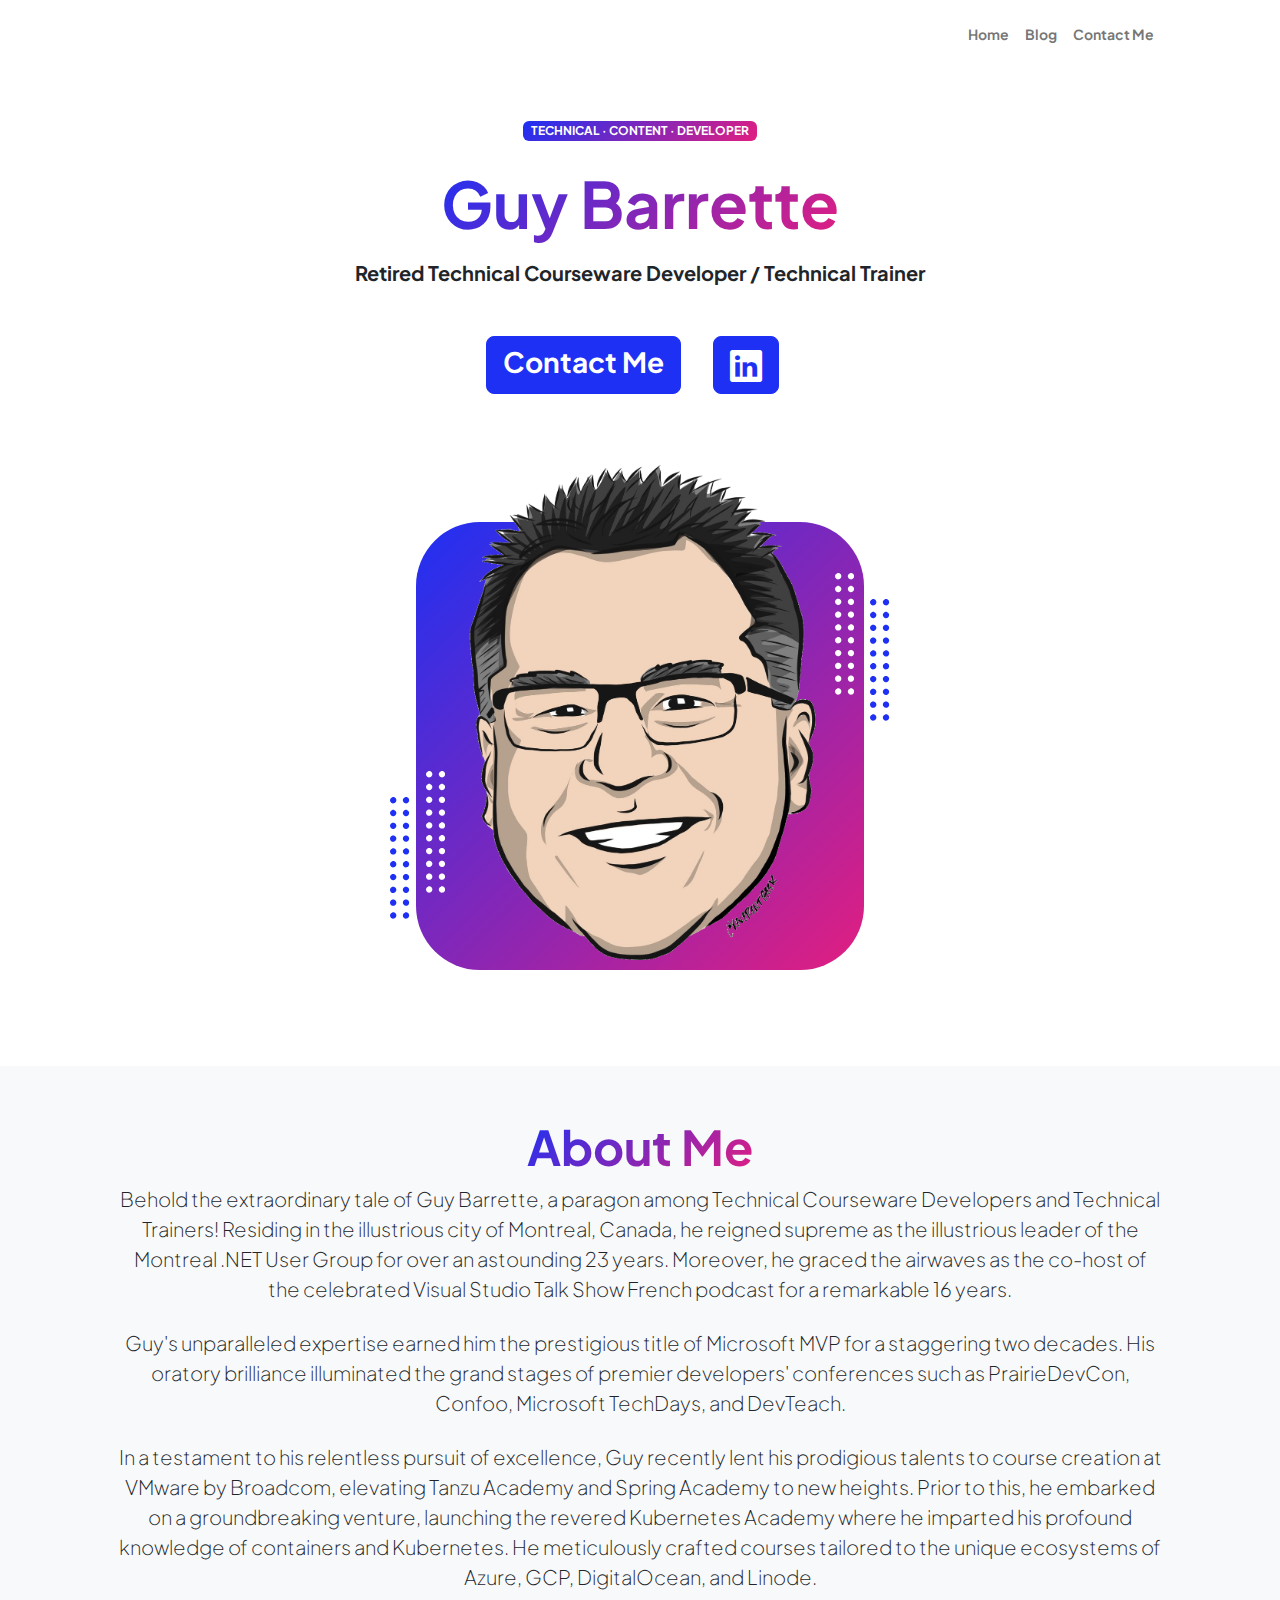
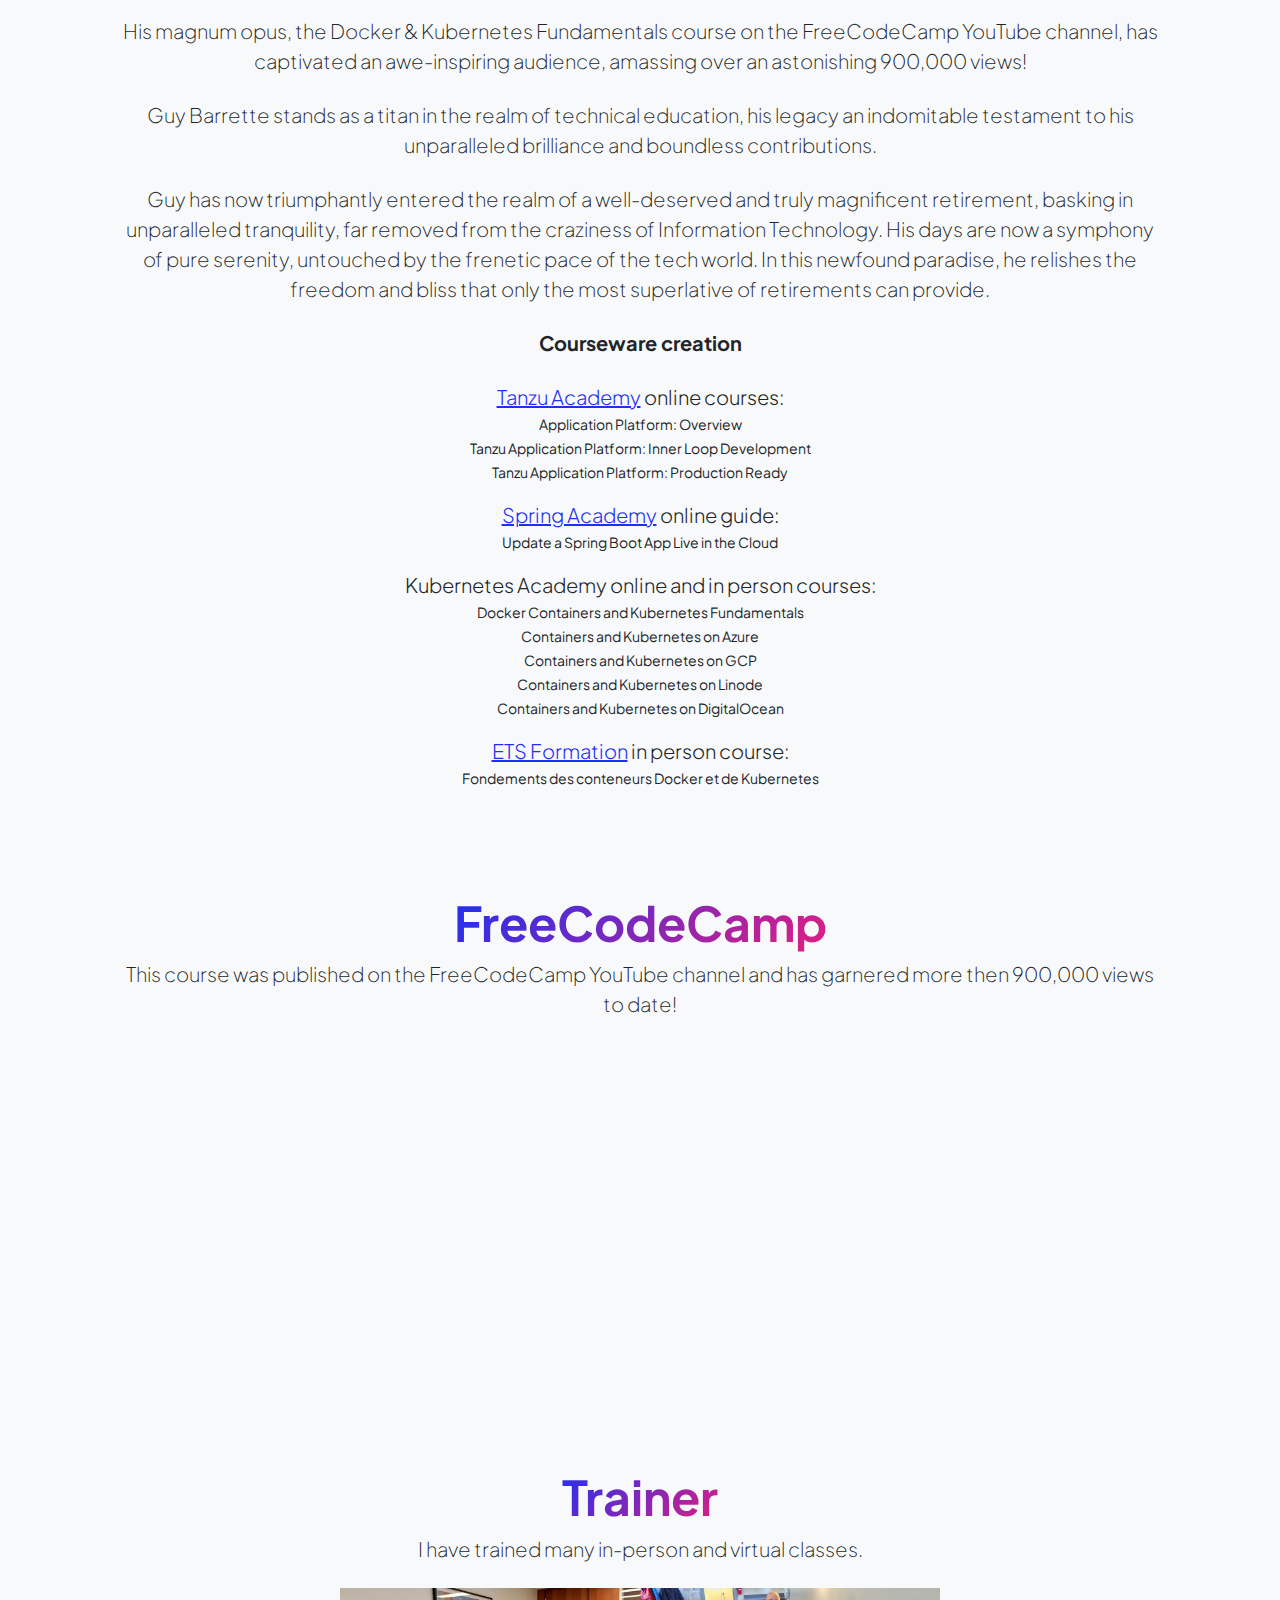
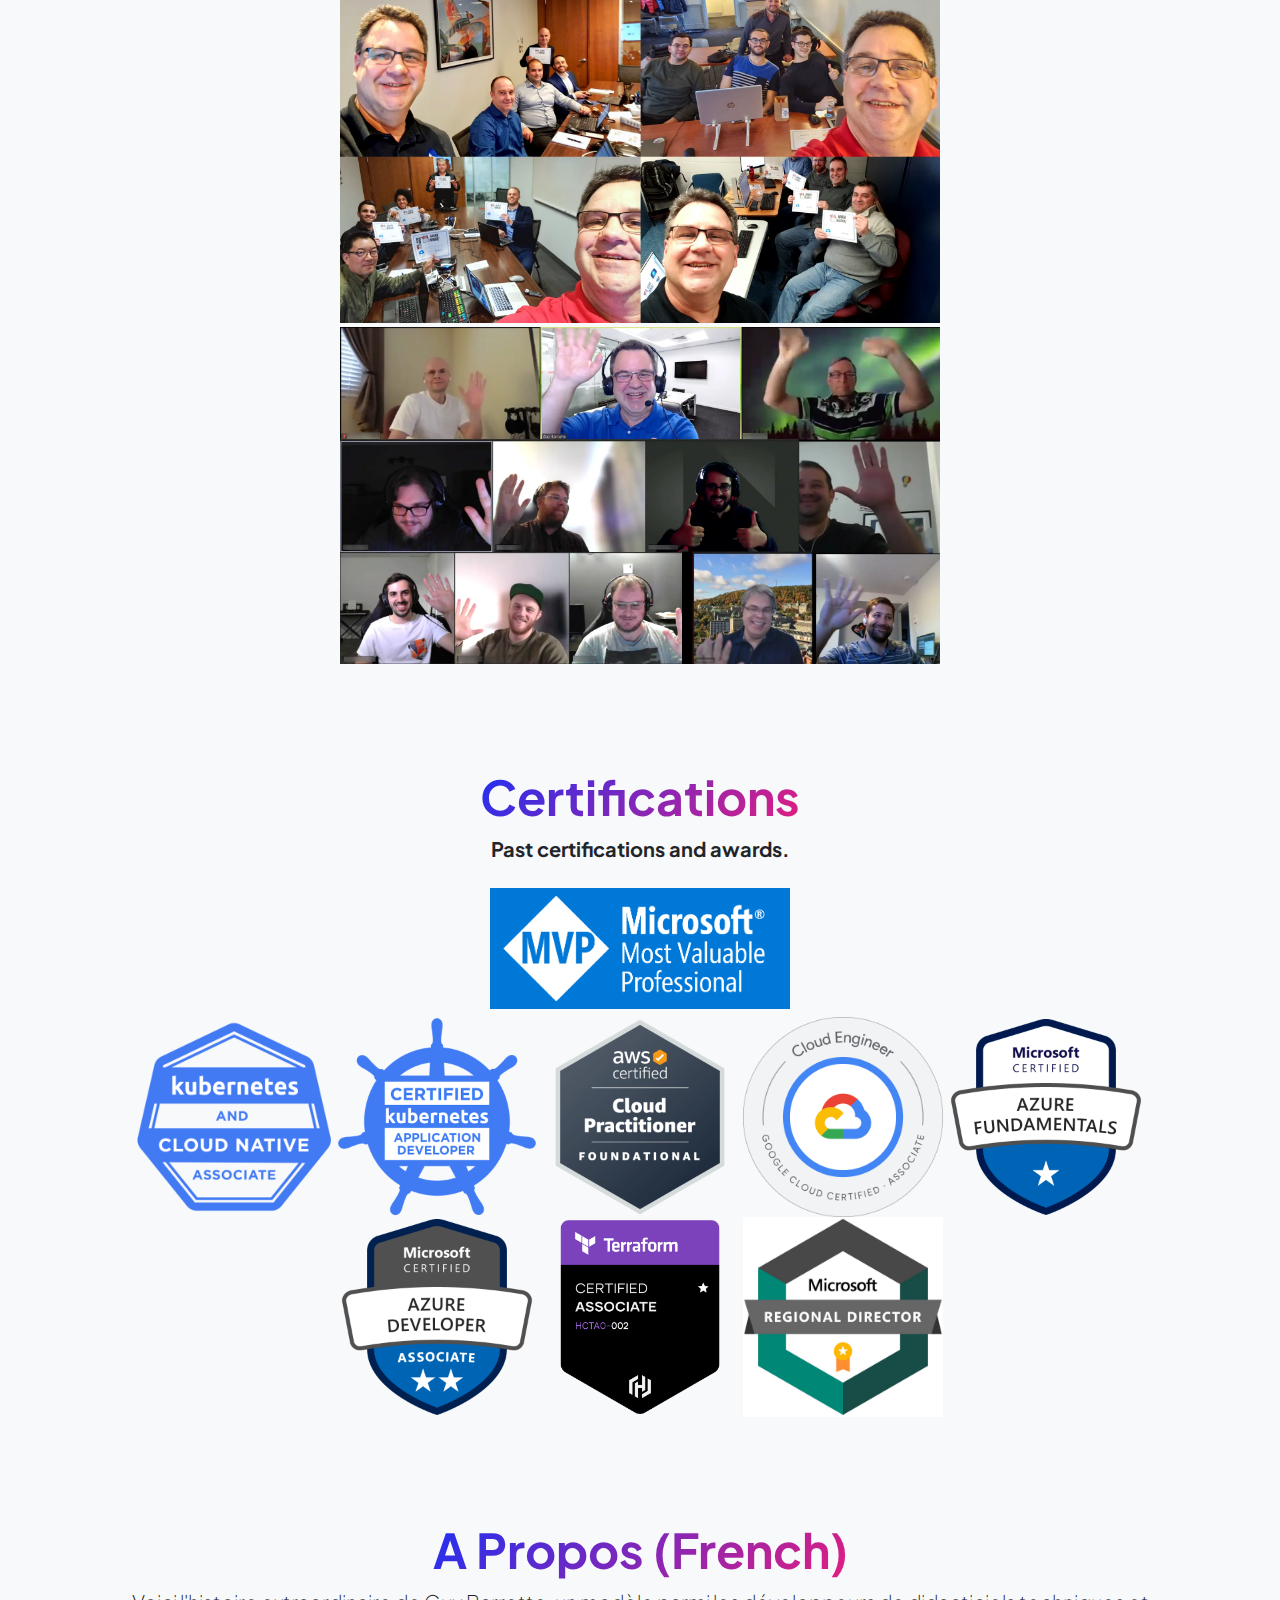
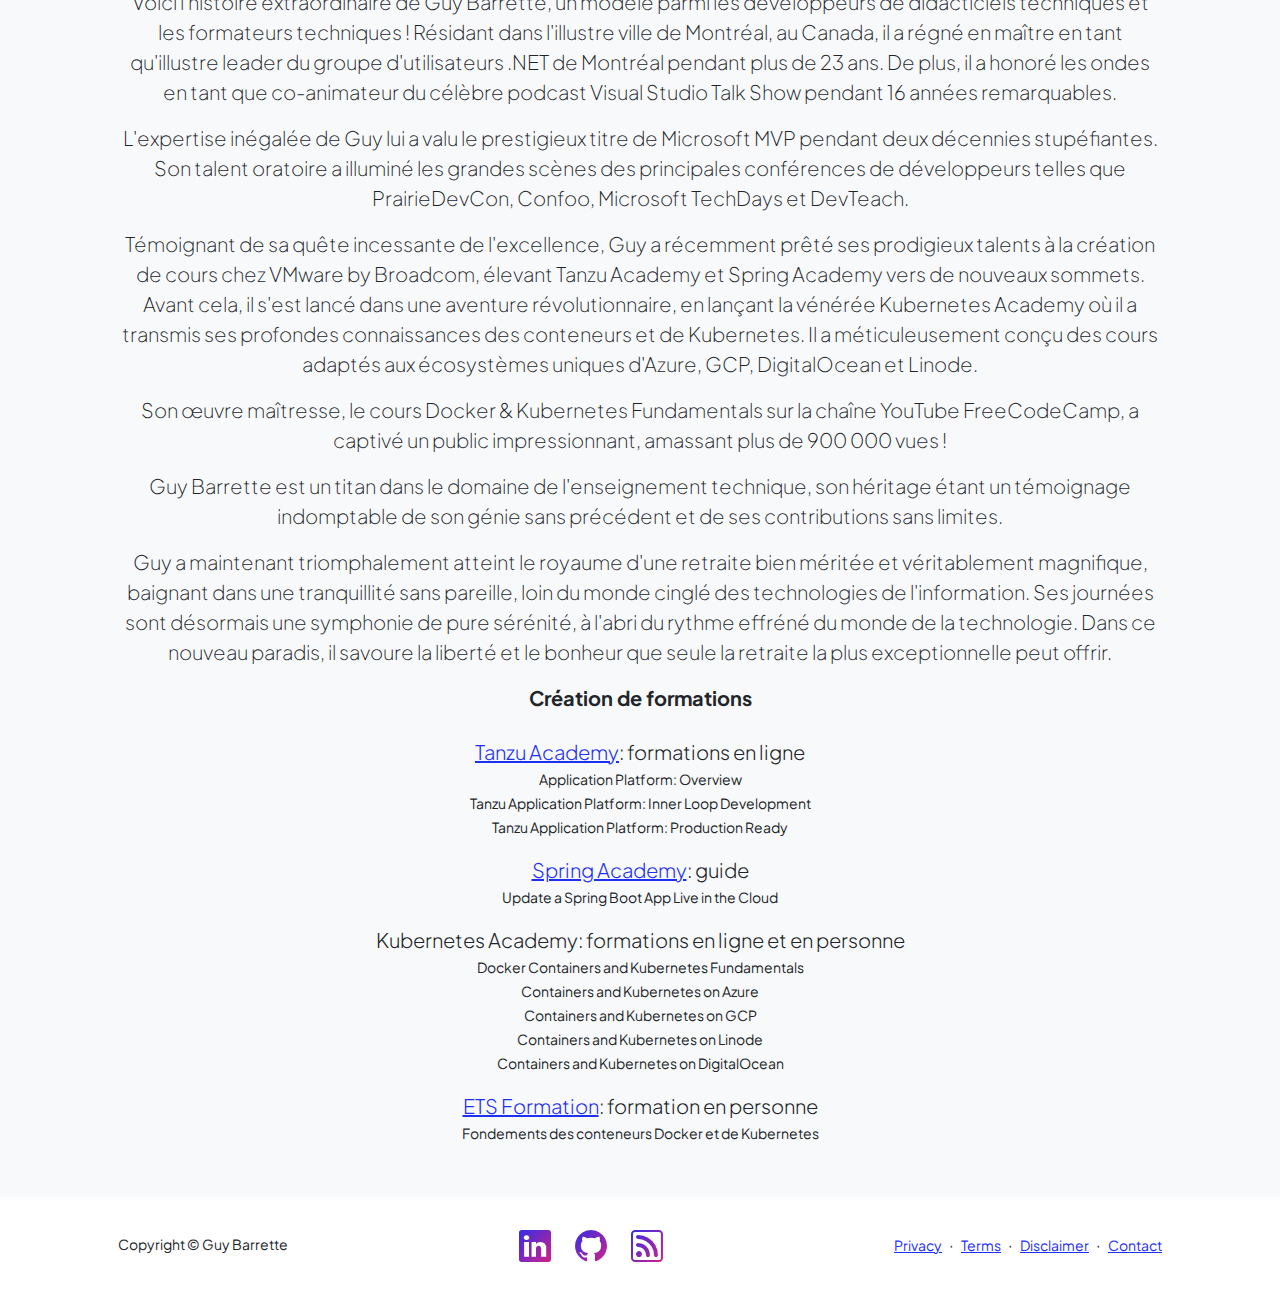
<file: index.html>
<!DOCTYPE html>
<html lang="en">

<head>
    <meta charset="utf-8" />
    <meta name="viewport" content="width=device-width, initial-scale=1, shrink-to-fit=no" />
    <meta name="description" content="Guy Barrette" />
    <meta name="author" content="Guy Barrette" />
    <meta name="keywords" content="kubernetes, docker, azure, aws, google cloud">
    <meta name="Copyright" content="Copyright ©2025, Guy Barrette" />
    <meta name="Identifier-url" content="guybarrette.com" />
    <meta property="og:title" content="Guy Barrette">
    <meta property="og:description" content="Guy Barrette">
    <meta property="og:url" content="https://www.guybarrette.com">
    <meta property="og:type" content="website" />
    <title>Guy Barrette</title>
    <!-- Favicon-->
    <link rel="icon" type="image/x-icon" href="assets/favicon.ico" />
    <!-- Custom Google font-->
    <link rel="preconnect" href="https://fonts.googleapis.com" />
    <link rel="preconnect" href="https://fonts.gstatic.com" crossorigin />
    <link
        href="https://fonts.googleapis.com/css2?family=Plus+Jakarta+Sans:wght@100;200;300;400;500;600;700;800;900&amp;display=swap"
        rel="stylesheet" />
    <!-- Bootstrap icons-->
    <link href="https://cdn.jsdelivr.net/npm/bootstrap-icons@1.8.1/font/bootstrap-icons.css" rel="stylesheet" />
    <!-- Core theme CSS (includes Bootstrap)-->
    <link href="css/styles.css" rel="stylesheet" />
</head>

<body class="d-flex flex-column h-100">
    <main class="flex-shrink-0">
        <!-- Navigation-->
        <nav class="navbar navbar-expand-lg navbar-light bg-white py-3">
            <div class="container px-5">
                <button class="navbar-toggler" type="button" data-bs-toggle="collapse"
                    data-bs-target="#navbarSupportedContent" aria-controls="navbarSupportedContent"
                    aria-expanded="false" aria-label="Toggle navigation"><span
                        class="navbar-toggler-icon"></span></button>
                <div class="collapse navbar-collapse" id="navbarSupportedContent">
                    <ul class="navbar-nav ms-auto mb-2 mb-lg-0 small fw-bolder">
                        <li class="nav-item"><a class="nav-link" href="index.html">Home</a></li>
                        <li class="nav-item"><a class="nav-link"
                                href="https://www.linkedin.com/newsletters/6962087231775772672">Blog</a></li>
                        <li class="nav-item"><a class="nav-link" href="contact.html">Contact Me</a></li>
                    </ul>
                </div>
            </div>
        </nav>
        <!-- Header-->
        <header class="py-5">
            <div class="container px-5 pb-5">
                <div class="row gx-5 align-items-center">
                    <div class="col-xxl-5">
                        <!-- Header text content-->
                        <div class="text-center text-xxl-start">
                            <div class="badge bg-gradient-primary-to-secondary text-white mb-4">
                                <div class="text-uppercase">Technical &middot; Content &middot; Developer</div>
                            </div>
                            <h1 class="display-3 fw-bolder mb-3"><span class="text-gradient d-inline">Guy
                                    Barrette</span></h1>
                            <p class="lead fw-bolder mb-5">Retired Technical Courseware Developer / Technical
                                Trainer</p>
                            <div
                                class="d-grid gap-3 d-sm-flex justify-content-sm-center justify-content-xxl-start mb-3">
                                <a class="btn btn-primary btn-lg px-3 py-1 me-sm-3 fs-3 fw-bolder"
                                    href="contact.html">Contact Me</a>

                                <a class="btn btn-primary btn-lg px-3 py-1 me-sm-3 fs-2 fw-bolder"
                                    href="https://www.linkedin.com/in/guybarrette"><i class="bi bi-linkedin"></i></a>
                            </div>
                        </div>
                    </div>
                    <div class="col-xxl-7">
                        <!-- Header profile picture-->
                        <div class="d-flex justify-content-center mt-5 mt-xxl-0">
                            <div class="profile bg-gradient-primary-to-secondary">
                                <img class="profile-img" src="assets/GuyBarrette.png" alt="Guy Barrette" />
                                <div class="dots-1">
                                    <!-- SVG Dots-->
                                    <svg version="1.1" xmlns="http://www.w3.org/2000/svg"
                                        xmlns:xlink="http://www.w3.org/1999/xlink" x="0px" y="0px"
                                        viewBox="0 0 191.6 1215.4" style="enable-background: new 0 0 191.6 1215.4"
                                        xml:space="preserve">
                                        <g transform="translate(0.000000,1280.000000) scale(0.100000,-0.100000)">
                                            <path
                                                d="M227.7,12788.6c-105-35-200-141-222-248c-43-206,163-412,369-369c155,32,275,190,260,339c-11,105-90,213-190,262        C383.7,12801.6,289.7,12808.6,227.7,12788.6z">
                                            </path>
                                            <path
                                                d="M1507.7,12788.6c-151-50-253-216-222-362c25-119,136-230,254-255c194-41,395,142,375,339c-11,105-90,213-190,262        C1663.7,12801.6,1569.7,12808.6,1507.7,12788.6z">
                                            </path>
                                            <path
                                                d="M227.7,11508.6c-105-35-200-141-222-248c-43-206,163-412,369-369c155,32,275,190,260,339c-11,105-90,213-190,262        C383.7,11521.6,289.7,11528.6,227.7,11508.6z">
                                            </path>
                                            <path
                                                d="M1507.7,11508.6c-151-50-253-216-222-362c25-119,136-230,254-255c194-41,395,142,375,339c-11,105-90,213-190,262        C1663.7,11521.6,1569.7,11528.6,1507.7,11508.6z">
                                            </path>
                                            <path
                                                d="M227.7,10228.6c-105-35-200-141-222-248c-43-206,163-412,369-369c155,32,275,190,260,339c-11,105-90,213-190,262        C383.7,10241.6,289.7,10248.6,227.7,10228.6z">
                                            </path>
                                            <path
                                                d="M1507.7,10228.6c-105-35-200-141-222-248c-43-206,163-412,369-369c155,32,275,190,260,339c-11,105-90,213-190,262        C1663.7,10241.6,1569.7,10248.6,1507.7,10228.6z">
                                            </path>
                                            <path
                                                d="M227.7,8948.6c-105-35-200-141-222-248c-43-206,163-412,369-369c155,32,275,190,260,339c-11,105-90,213-190,262        C383.7,8961.6,289.7,8968.6,227.7,8948.6z">
                                            </path>
                                            <path
                                                d="M1507.7,8948.6c-105-35-200-141-222-248c-43-206,163-412,369-369c155,32,275,190,260,339c-11,105-90,213-190,262        C1663.7,8961.6,1569.7,8968.6,1507.7,8948.6z">
                                            </path>
                                            <path
                                                d="M227.7,7668.6c-105-35-200-141-222-248c-43-206,163-412,369-369c155,32,275,190,260,339c-11,105-90,213-190,262        C383.7,7681.6,289.7,7688.6,227.7,7668.6z">
                                            </path>
                                            <path
                                                d="M1507.7,7668.6c-105-35-200-141-222-248c-43-206,163-412,369-369c155,32,275,190,260,339c-11,105-90,213-190,262        C1663.7,7681.6,1569.7,7688.6,1507.7,7668.6z">
                                            </path>
                                            <path
                                                d="M227.7,6388.6c-105-35-200-141-222-248c-43-206,163-412,369-369c155,32,275,190,260,339c-11,105-90,213-190,262        C383.7,6401.6,289.7,6408.6,227.7,6388.6z">
                                            </path>
                                            <path
                                                d="M1507.7,6388.6c-105-35-200-141-222-248c-43-206,163-412,369-369c155,32,275,190,260,339c-11,105-90,213-190,262        C1663.7,6401.6,1569.7,6408.6,1507.7,6388.6z">
                                            </path>
                                            <path
                                                d="M227.7,5108.6c-105-35-200-141-222-248c-43-206,163-412,369-369c155,32,275,190,260,339c-11,105-90,213-190,262        C383.7,5121.6,289.7,5128.6,227.7,5108.6z">
                                            </path>
                                            <path
                                                d="M1507.7,5108.6c-105-35-200-141-222-248c-43-206,163-412,369-369c155,32,275,190,260,339c-11,105-90,213-190,262        C1663.7,5121.6,1569.7,5128.6,1507.7,5108.6z">
                                            </path>
                                            <path
                                                d="M227.7,3828.6c-105-35-200-141-222-248c-43-206,163-412,369-369c155,32,275,190,260,339c-11,105-90,213-190,262        C383.7,3841.6,289.7,3848.6,227.7,3828.6z">
                                            </path>
                                            <path
                                                d="M1507.7,3828.6c-105-35-200-141-222-248c-43-206,163-412,369-369c155,32,275,190,260,339c-11,105-90,213-190,262        C1663.7,3841.6,1569.7,3848.6,1507.7,3828.6z">
                                            </path>
                                            <path
                                                d="M227.7,2548.6c-105-35-200-141-222-248c-43-206,163-412,369-369c155,32,275,190,260,339c-11,105-90,213-190,262        C383.7,2561.6,289.7,2568.6,227.7,2548.6z">
                                            </path>
                                            <path
                                                d="M1507.7,2548.6c-105-35-200-141-222-248c-43-206,163-412,369-369c155,32,275,190,260,339c-11,105-90,213-190,262        C1663.7,2561.6,1569.7,2568.6,1507.7,2548.6z">
                                            </path>
                                            <path
                                                d="M227.7,1268.6c-105-35-200-141-222-248c-43-206,163-412,369-369c155,32,275,190,260,339c-11,105-90,213-190,262        C383.7,1281.6,289.7,1288.6,227.7,1268.6z">
                                            </path>
                                            <path
                                                d="M1507.7,1268.6c-105-35-200-141-222-248c-43-206,163-412,369-369c155,32,275,190,260,339c-11,105-90,213-190,262        C1663.7,1281.6,1569.7,1288.6,1507.7,1268.6z">
                                            </path>
                                        </g>
                                    </svg>
                                    <!-- END of SVG dots-->
                                </div>
                                <div class="dots-2">
                                    <!-- SVG Dots-->
                                    <svg version="1.1" xmlns="http://www.w3.org/2000/svg"
                                        xmlns:xlink="http://www.w3.org/1999/xlink" x="0px" y="0px"
                                        viewBox="0 0 191.6 1215.4" style="enable-background: new 0 0 191.6 1215.4"
                                        xml:space="preserve">
                                        <g transform="translate(0.000000,1280.000000) scale(0.100000,-0.100000)">
                                            <path
                                                d="M227.7,12788.6c-105-35-200-141-222-248c-43-206,163-412,369-369c155,32,275,190,260,339c-11,105-90,213-190,262        C383.7,12801.6,289.7,12808.6,227.7,12788.6z">
                                            </path>
                                            <path
                                                d="M1507.7,12788.6c-151-50-253-216-222-362c25-119,136-230,254-255c194-41,395,142,375,339c-11,105-90,213-190,262        C1663.7,12801.6,1569.7,12808.6,1507.7,12788.6z">
                                            </path>
                                            <path
                                                d="M227.7,11508.6c-105-35-200-141-222-248c-43-206,163-412,369-369c155,32,275,190,260,339c-11,105-90,213-190,262        C383.7,11521.6,289.7,11528.6,227.7,11508.6z">
                                            </path>
                                            <path
                                                d="M1507.7,11508.6c-151-50-253-216-222-362c25-119,136-230,254-255c194-41,395,142,375,339c-11,105-90,213-190,262        C1663.7,11521.6,1569.7,11528.6,1507.7,11508.6z">
                                            </path>
                                            <path
                                                d="M227.7,10228.6c-105-35-200-141-222-248c-43-206,163-412,369-369c155,32,275,190,260,339c-11,105-90,213-190,262        C383.7,10241.6,289.7,10248.6,227.7,10228.6z">
                                            </path>
                                            <path
                                                d="M1507.7,10228.6c-105-35-200-141-222-248c-43-206,163-412,369-369c155,32,275,190,260,339c-11,105-90,213-190,262        C1663.7,10241.6,1569.7,10248.6,1507.7,10228.6z">
                                            </path>
                                            <path
                                                d="M227.7,8948.6c-105-35-200-141-222-248c-43-206,163-412,369-369c155,32,275,190,260,339c-11,105-90,213-190,262        C383.7,8961.6,289.7,8968.6,227.7,8948.6z">
                                            </path>
                                            <path
                                                d="M1507.7,8948.6c-105-35-200-141-222-248c-43-206,163-412,369-369c155,32,275,190,260,339c-11,105-90,213-190,262        C1663.7,8961.6,1569.7,8968.6,1507.7,8948.6z">
                                            </path>
                                            <path
                                                d="M227.7,7668.6c-105-35-200-141-222-248c-43-206,163-412,369-369c155,32,275,190,260,339c-11,105-90,213-190,262        C383.7,7681.6,289.7,7688.6,227.7,7668.6z">
                                            </path>
                                            <path
                                                d="M1507.7,7668.6c-105-35-200-141-222-248c-43-206,163-412,369-369c155,32,275,190,260,339c-11,105-90,213-190,262        C1663.7,7681.6,1569.7,7688.6,1507.7,7668.6z">
                                            </path>
                                            <path
                                                d="M227.7,6388.6c-105-35-200-141-222-248c-43-206,163-412,369-369c155,32,275,190,260,339c-11,105-90,213-190,262        C383.7,6401.6,289.7,6408.6,227.7,6388.6z">
                                            </path>
                                            <path
                                                d="M1507.7,6388.6c-105-35-200-141-222-248c-43-206,163-412,369-369c155,32,275,190,260,339c-11,105-90,213-190,262        C1663.7,6401.6,1569.7,6408.6,1507.7,6388.6z">
                                            </path>
                                            <path
                                                d="M227.7,5108.6c-105-35-200-141-222-248c-43-206,163-412,369-369c155,32,275,190,260,339c-11,105-90,213-190,262        C383.7,5121.6,289.7,5128.6,227.7,5108.6z">
                                            </path>
                                            <path
                                                d="M1507.7,5108.6c-105-35-200-141-222-248c-43-206,163-412,369-369c155,32,275,190,260,339c-11,105-90,213-190,262        C1663.7,5121.6,1569.7,5128.6,1507.7,5108.6z">
                                            </path>
                                            <path
                                                d="M227.7,3828.6c-105-35-200-141-222-248c-43-206,163-412,369-369c155,32,275,190,260,339c-11,105-90,213-190,262        C383.7,3841.6,289.7,3848.6,227.7,3828.6z">
                                            </path>
                                            <path
                                                d="M1507.7,3828.6c-105-35-200-141-222-248c-43-206,163-412,369-369c155,32,275,190,260,339c-11,105-90,213-190,262        C1663.7,3841.6,1569.7,3848.6,1507.7,3828.6z">
                                            </path>
                                            <path
                                                d="M227.7,2548.6c-105-35-200-141-222-248c-43-206,163-412,369-369c155,32,275,190,260,339c-11,105-90,213-190,262        C383.7,2561.6,289.7,2568.6,227.7,2548.6z">
                                            </path>
                                            <path
                                                d="M1507.7,2548.6c-105-35-200-141-222-248c-43-206,163-412,369-369c155,32,275,190,260,339c-11,105-90,213-190,262        C1663.7,2561.6,1569.7,2568.6,1507.7,2548.6z">
                                            </path>
                                            <path
                                                d="M227.7,1268.6c-105-35-200-141-222-248c-43-206,163-412,369-369c155,32,275,190,260,339c-11,105-90,213-190,262        C383.7,1281.6,289.7,1288.6,227.7,1268.6z">
                                            </path>
                                            <path
                                                d="M1507.7,1268.6c-105-35-200-141-222-248c-43-206,163-412,369-369c155,32,275,190,260,339c-11,105-90,213-190,262        C1663.7,1281.6,1569.7,1288.6,1507.7,1268.6z">
                                            </path>
                                        </g>
                                    </svg>
                                    <!-- END of SVG dots-->
                                </div>
                                <div class="dots-3">
                                    <!-- SVG Dots-->
                                    <svg version="1.1" xmlns="http://www.w3.org/2000/svg"
                                        xmlns:xlink="http://www.w3.org/1999/xlink" x="0px" y="0px"
                                        viewBox="0 0 191.6 1215.4" style="enable-background: new 0 0 191.6 1215.4"
                                        xml:space="preserve">
                                        <g transform="translate(0.000000,1280.000000) scale(0.100000,-0.100000)">
                                            <path
                                                d="M227.7,12788.6c-105-35-200-141-222-248c-43-206,163-412,369-369c155,32,275,190,260,339c-11,105-90,213-190,262        C383.7,12801.6,289.7,12808.6,227.7,12788.6z">
                                            </path>
                                            <path
                                                d="M1507.7,12788.6c-151-50-253-216-222-362c25-119,136-230,254-255c194-41,395,142,375,339c-11,105-90,213-190,262        C1663.7,12801.6,1569.7,12808.6,1507.7,12788.6z">
                                            </path>
                                            <path
                                                d="M227.7,11508.6c-105-35-200-141-222-248c-43-206,163-412,369-369c155,32,275,190,260,339c-11,105-90,213-190,262        C383.7,11521.6,289.7,11528.6,227.7,11508.6z">
                                            </path>
                                            <path
                                                d="M1507.7,11508.6c-151-50-253-216-222-362c25-119,136-230,254-255c194-41,395,142,375,339c-11,105-90,213-190,262        C1663.7,11521.6,1569.7,11528.6,1507.7,11508.6z">
                                            </path>
                                            <path
                                                d="M227.7,10228.6c-105-35-200-141-222-248c-43-206,163-412,369-369c155,32,275,190,260,339c-11,105-90,213-190,262        C383.7,10241.6,289.7,10248.6,227.7,10228.6z">
                                            </path>
                                            <path
                                                d="M1507.7,10228.6c-105-35-200-141-222-248c-43-206,163-412,369-369c155,32,275,190,260,339c-11,105-90,213-190,262        C1663.7,10241.6,1569.7,10248.6,1507.7,10228.6z">
                                            </path>
                                            <path
                                                d="M227.7,8948.6c-105-35-200-141-222-248c-43-206,163-412,369-369c155,32,275,190,260,339c-11,105-90,213-190,262        C383.7,8961.6,289.7,8968.6,227.7,8948.6z">
                                            </path>
                                            <path
                                                d="M1507.7,8948.6c-105-35-200-141-222-248c-43-206,163-412,369-369c155,32,275,190,260,339c-11,105-90,213-190,262        C1663.7,8961.6,1569.7,8968.6,1507.7,8948.6z">
                                            </path>
                                            <path
                                                d="M227.7,7668.6c-105-35-200-141-222-248c-43-206,163-412,369-369c155,32,275,190,260,339c-11,105-90,213-190,262        C383.7,7681.6,289.7,7688.6,227.7,7668.6z">
                                            </path>
                                            <path
                                                d="M1507.7,7668.6c-105-35-200-141-222-248c-43-206,163-412,369-369c155,32,275,190,260,339c-11,105-90,213-190,262        C1663.7,7681.6,1569.7,7688.6,1507.7,7668.6z">
                                            </path>
                                            <path
                                                d="M227.7,6388.6c-105-35-200-141-222-248c-43-206,163-412,369-369c155,32,275,190,260,339c-11,105-90,213-190,262        C383.7,6401.6,289.7,6408.6,227.7,6388.6z">
                                            </path>
                                            <path
                                                d="M1507.7,6388.6c-105-35-200-141-222-248c-43-206,163-412,369-369c155,32,275,190,260,339c-11,105-90,213-190,262        C1663.7,6401.6,1569.7,6408.6,1507.7,6388.6z">
                                            </path>
                                            <path
                                                d="M227.7,5108.6c-105-35-200-141-222-248c-43-206,163-412,369-369c155,32,275,190,260,339c-11,105-90,213-190,262        C383.7,5121.6,289.7,5128.6,227.7,5108.6z">
                                            </path>
                                            <path
                                                d="M1507.7,5108.6c-105-35-200-141-222-248c-43-206,163-412,369-369c155,32,275,190,260,339c-11,105-90,213-190,262        C1663.7,5121.6,1569.7,5128.6,1507.7,5108.6z">
                                            </path>
                                            <path
                                                d="M227.7,3828.6c-105-35-200-141-222-248c-43-206,163-412,369-369c155,32,275,190,260,339c-11,105-90,213-190,262        C383.7,3841.6,289.7,3848.6,227.7,3828.6z">
                                            </path>
                                            <path
                                                d="M1507.7,3828.6c-105-35-200-141-222-248c-43-206,163-412,369-369c155,32,275,190,260,339c-11,105-90,213-190,262        C1663.7,3841.6,1569.7,3848.6,1507.7,3828.6z">
                                            </path>
                                            <path
                                                d="M227.7,2548.6c-105-35-200-141-222-248c-43-206,163-412,369-369c155,32,275,190,260,339c-11,105-90,213-190,262        C383.7,2561.6,289.7,2568.6,227.7,2548.6z">
                                            </path>
                                            <path
                                                d="M1507.7,2548.6c-105-35-200-141-222-248c-43-206,163-412,369-369c155,32,275,190,260,339c-11,105-90,213-190,262        C1663.7,2561.6,1569.7,2568.6,1507.7,2548.6z">
                                            </path>
                                            <path
                                                d="M227.7,1268.6c-105-35-200-141-222-248c-43-206,163-412,369-369c155,32,275,190,260,339c-11,105-90,213-190,262        C383.7,1281.6,289.7,1288.6,227.7,1268.6z">
                                            </path>
                                            <path
                                                d="M1507.7,1268.6c-105-35-200-141-222-248c-43-206,163-412,369-369c155,32,275,190,260,339c-11,105-90,213-190,262        C1663.7,1281.6,1569.7,1288.6,1507.7,1268.6z">
                                            </path>
                                        </g>
                                    </svg>
                                    <!-- END of SVG dots-->
                                </div>
                                <div class="dots-4">
                                    <!-- SVG Dots-->
                                    <svg version="1.1" xmlns="http://www.w3.org/2000/svg"
                                        xmlns:xlink="http://www.w3.org/1999/xlink" x="0px" y="0px"
                                        viewBox="0 0 191.6 1215.4" style="enable-background: new 0 0 191.6 1215.4"
                                        xml:space="preserve">
                                        <g transform="translate(0.000000,1280.000000) scale(0.100000,-0.100000)">
                                            <path
                                                d="M227.7,12788.6c-105-35-200-141-222-248c-43-206,163-412,369-369c155,32,275,190,260,339c-11,105-90,213-190,262        C383.7,12801.6,289.7,12808.6,227.7,12788.6z">
                                            </path>
                                            <path
                                                d="M1507.7,12788.6c-151-50-253-216-222-362c25-119,136-230,254-255c194-41,395,142,375,339c-11,105-90,213-190,262        C1663.7,12801.6,1569.7,12808.6,1507.7,12788.6z">
                                            </path>
                                            <path
                                                d="M227.7,11508.6c-105-35-200-141-222-248c-43-206,163-412,369-369c155,32,275,190,260,339c-11,105-90,213-190,262        C383.7,11521.6,289.7,11528.6,227.7,11508.6z">
                                            </path>
                                            <path
                                                d="M1507.7,11508.6c-151-50-253-216-222-362c25-119,136-230,254-255c194-41,395,142,375,339c-11,105-90,213-190,262        C1663.7,11521.6,1569.7,11528.6,1507.7,11508.6z">
                                            </path>
                                            <path
                                                d="M227.7,10228.6c-105-35-200-141-222-248c-43-206,163-412,369-369c155,32,275,190,260,339c-11,105-90,213-190,262        C383.7,10241.6,289.7,10248.6,227.7,10228.6z">
                                            </path>
                                            <path
                                                d="M1507.7,10228.6c-105-35-200-141-222-248c-43-206,163-412,369-369c155,32,275,190,260,339c-11,105-90,213-190,262        C1663.7,10241.6,1569.7,10248.6,1507.7,10228.6z">
                                            </path>
                                            <path
                                                d="M227.7,8948.6c-105-35-200-141-222-248c-43-206,163-412,369-369c155,32,275,190,260,339c-11,105-90,213-190,262        C383.7,8961.6,289.7,8968.6,227.7,8948.6z">
                                            </path>
                                            <path
                                                d="M1507.7,8948.6c-105-35-200-141-222-248c-43-206,163-412,369-369c155,32,275,190,260,339c-11,105-90,213-190,262        C1663.7,8961.6,1569.7,8968.6,1507.7,8948.6z">
                                            </path>
                                            <path
                                                d="M227.7,7668.6c-105-35-200-141-222-248c-43-206,163-412,369-369c155,32,275,190,260,339c-11,105-90,213-190,262        C383.7,7681.6,289.7,7688.6,227.7,7668.6z">
                                            </path>
                                            <path
                                                d="M1507.7,7668.6c-105-35-200-141-222-248c-43-206,163-412,369-369c155,32,275,190,260,339c-11,105-90,213-190,262        C1663.7,7681.6,1569.7,7688.6,1507.7,7668.6z">
                                            </path>
                                            <path
                                                d="M227.7,6388.6c-105-35-200-141-222-248c-43-206,163-412,369-369c155,32,275,190,260,339c-11,105-90,213-190,262        C383.7,6401.6,289.7,6408.6,227.7,6388.6z">
                                            </path>
                                            <path
                                                d="M1507.7,6388.6c-105-35-200-141-222-248c-43-206,163-412,369-369c155,32,275,190,260,339c-11,105-90,213-190,262        C1663.7,6401.6,1569.7,6408.6,1507.7,6388.6z">
                                            </path>
                                            <path
                                                d="M227.7,5108.6c-105-35-200-141-222-248c-43-206,163-412,369-369c155,32,275,190,260,339c-11,105-90,213-190,262        C383.7,5121.6,289.7,5128.6,227.7,5108.6z">
                                            </path>
                                            <path
                                                d="M1507.7,5108.6c-105-35-200-141-222-248c-43-206,163-412,369-369c155,32,275,190,260,339c-11,105-90,213-190,262        C1663.7,5121.6,1569.7,5128.6,1507.7,5108.6z">
                                            </path>
                                            <path
                                                d="M227.7,3828.6c-105-35-200-141-222-248c-43-206,163-412,369-369c155,32,275,190,260,339c-11,105-90,213-190,262        C383.7,3841.6,289.7,3848.6,227.7,3828.6z">
                                            </path>
                                            <path
                                                d="M1507.7,3828.6c-105-35-200-141-222-248c-43-206,163-412,369-369c155,32,275,190,260,339c-11,105-90,213-190,262        C1663.7,3841.6,1569.7,3848.6,1507.7,3828.6z">
                                            </path>
                                            <path
                                                d="M227.7,2548.6c-105-35-200-141-222-248c-43-206,163-412,369-369c155,32,275,190,260,339c-11,105-90,213-190,262        C383.7,2561.6,289.7,2568.6,227.7,2548.6z">
                                            </path>
                                            <path
                                                d="M1507.7,2548.6c-105-35-200-141-222-248c-43-206,163-412,369-369c155,32,275,190,260,339c-11,105-90,213-190,262        C1663.7,2561.6,1569.7,2568.6,1507.7,2548.6z">
                                            </path>
                                            <path
                                                d="M227.7,1268.6c-105-35-200-141-222-248c-43-206,163-412,369-369c155,32,275,190,260,339c-11,105-90,213-190,262        C383.7,1281.6,289.7,1288.6,227.7,1268.6z">
                                            </path>
                                            <path
                                                d="M1507.7,1268.6c-105-35-200-141-222-248c-43-206,163-412,369-369c155,32,275,190,260,339c-11,105-90,213-190,262        C1663.7,1281.6,1569.7,1288.6,1507.7,1268.6z">
                                            </path>
                                        </g>
                                    </svg>
                                    <!-- END of SVG dots-->
                                </div>
                            </div>
                        </div>
                    </div>
                </div>
            </div>
        </header>


        <!-- About Section-->
        <section class="bg-light py-1">
            <div class="container px-5">
                <div class="row gx-5 justify-content-center">
                    <div class="col-xxl-8">
                        <div class="text-center my-5">
                            <h2 class="display-5 fw-bolder"><span class="text-gradient d-inline">About Me</span></h2>
                            <p class="lead fw-light mb-4">
                                Behold the extraordinary tale of Guy Barrette, a paragon among Technical Courseware Developers and Technical Trainers! Residing in the illustrious city of Montreal, Canada, he reigned supreme as the illustrious leader of the Montreal .NET User Group for over an astounding 23 years. Moreover, he graced the airwaves as the co-host of the celebrated Visual Studio Talk Show French podcast for a remarkable 16 years.
                            </p>
                                <p class="lead fw-light mb-4">Guy's unparalleled expertise earned him the prestigious title of Microsoft MVP for a staggering two decades. His oratory brilliance illuminated the grand stages of premier developers' conferences such as PrairieDevCon, Confoo, Microsoft TechDays, and DevTeach.
                                </p>
                                    <p class="lead fw-light mb-4">In a testament to his relentless pursuit of excellence, Guy recently lent his prodigious talents to course creation at VMware by Broadcom, elevating Tanzu Academy and Spring Academy to new heights. Prior to this, he embarked on a groundbreaking venture, launching the revered Kubernetes Academy where he imparted his profound knowledge of containers and Kubernetes. He meticulously crafted courses tailored to the unique ecosystems of Azure, GCP, DigitalOcean, and Linode.
                                    </p>
                                        <p class="lead fw-light mb-4">His magnum opus, the Docker & Kubernetes Fundamentals course on the FreeCodeCamp YouTube channel, has captivated an awe-inspiring audience, amassing over an astonishing 900,000 views!
                                        </p>
                                            <p class="lead fw-light mb-4">Guy Barrette stands as a titan in the realm of technical education, his legacy an indomitable testament to his unparalleled brilliance and boundless contributions.
                                            </p>
                                                <p class="lead fw-light mb-4">Guy has now triumphantly entered the realm of a well-deserved and truly magnificent retirement, basking in unparalleled tranquility, far removed from the craziness of Information Technology. His days are now a symphony of pure serenity, untouched by the frenetic pace of the tech world. In this newfound paradise, he relishes the freedom and bliss that only the most superlative of retirements can provide.
                            </p>

                            <p class="lead fw-bolder mb-4">Courseware creation</p>
                            <p>
                                <span class="lead"><a href="https://tanzu.academy" target="_blank">Tanzu Academy</a>
                                    online courses:</span><br>
                                <small>Application Platform: Overview<br>Tanzu Application Platform: Inner Loop
                                    Development<br>Tanzu Application Platform: Production Ready</small>
                            </p>

                            <p>
                                <span class="lead "><a href="https://spring.academy" target="_blank">Spring Academy</a>
                                    online guide:</span><br>
                                <small>Update a Spring Boot App Live in the Cloud</small>
                            </p>

                            <p>
                                <span class="lead">Kubernetes Academy online and in person courses:</span><br>
                                <small>Docker Containers and Kubernetes Fundamentals<br>Containers and Kubernetes on
                                    Azure<br>Containers and Kubernetes on GCP<br>Containers and Kubernetes on
                                    Linode<br>Containers and Kubernetes on DigitalOcean</small>
                            </p>

                            <p>
                            <span class="lead"><a href="https://www.perf.etsmtl.ca/" target="_blank">ETS Formation</a>
                                in person course:</span><br>
                            <small>Fondements des conteneurs Docker et de Kubernetes</small>
                            </p>

                        </div>

                    </div>
                </div>
            </div>
        </section>


        <!-- FreeCodeCamp Section-->
        <section class="bg-light py-1">
            <div class="container px-5">
                <div class="row gx-5 justify-content-center">
                    <div class="col-xxl-8">
                        <div class="text-center my-5">
                            <h2 class="display-5 fw-bolder"><span class="text-gradient d-inline">FreeCodeCamp</span>
                            </h2>
                            <p class="lead fw-light mb-4">This course was published on the FreeCodeCamp YouTube channel and has garnered more then 900,000 views to date!</p>

                            <iframe width="560" height="315"
                                src="https://www.youtube.com/embed/kTp5xUtcalw?si=6He3Aa7yDmZ1dQg8"
                                title="YouTube video player" frameborder="0"
                                allow="accelerometer; autoplay; clipboard-write; encrypted-media; gyroscope; picture-in-picture; web-share"
                                referrerpolicy="strict-origin-when-cross-origin" allowfullscreen></iframe>
                        </div>
                    </div>
                </div>
            </div>
        </section>

      <!-- Training Section-->
      <section class="bg-light py-1">
        <div class="container px-5">
            <div class="row gx-5 justify-content-center">
                <div class="col-xxl-8">
                    <div class="text-center my-5">
                        <h2 class="display-5 fw-bolder"><span class="text-gradient d-inline">Trainer</span>
                        </h2>
                        <p class="lead fw-light mb-4">I have trained many in-person and virtual classes.</p>
                        <p class="lead fw-light mb-1">
                            <img src="assets/Training-inperson.webp" width="600px" /></p>
                            <p class="lead fw-light mb-1">   <img src="assets/Training-virtual.webp" width="600px" />
                        </p>    
                        
                    </div>
                </div>
            </div>
        </div>
    </section>


        <!-- Certifications Section-->
        <section class="bg-light py-1">
            <div class="container px-5">
                <div class="row gx-5 justify-content-center">
                    <div class="col-xxl-8">
                        <div class="text-center my-5">
                            <h2 class="display-5 fw-bolder"><span class="text-gradient d-inline">Certifications</span>
                            </h2>
                            <p class="lead fw-bolder mb-4">Past certifications and awards.</p>
                            <p class="lead fw-light mb-2"><img src="assets/MVP_Badge_Horizontal.png" width="300px" />
                            </p>
                            <p class="lead fw-light mb-1">

                                <img src="assets/KCNA.png" width="200px" />
                                <img src="assets/CKAD.png" width="200px" />
                                <img src="assets/AWS-CloudPractitioner.png" width="200px" />
                                <img src="assets/GCP-CloudEngineer.png" width="200px" />
                                <img src="assets/microsoft-certified-azure-fundamentals.png" width="200px" />
                                <img src="assets/microsoft-certified-azure-developer-associate.png" width="200px" />
                                <img src="assets/TerraformAssociate.png" width="200px" />
                                <img src="assets/microsoft-regional-director-logo.png" width="200px" />
                            </p>
                        </div>
                    </div>
                </div>
            </div>
        </section>


                <!-- About Section FR-->
                <section class="bg-light py-1">
                    <div class="container px-5">
                        <div class="row gx-5 justify-content-center">
                            <div class="col-xxl-8">

                                <div class="text-center my-5">
                                    <h2 class="display-5 fw-bolder"><span class="text-gradient d-inline">A Propos (French)</span></h2>
                                    <p class="lead fw-light">
                                        Voici l'histoire extraordinaire de Guy Barrette, un modèle parmi les développeurs de didacticiels techniques et les formateurs techniques ! Résidant dans l'illustre ville de Montréal, au Canada, il a régné en maître en tant qu'illustre leader du groupe d'utilisateurs .NET de Montréal pendant plus de 23 ans. De plus, il a honoré les ondes en tant que co-animateur du célèbre podcast Visual Studio Talk Show pendant 16 années remarquables.
                                    </p>
                                    <p class="lead fw-light">
                                        L'expertise inégalée de Guy lui a valu le prestigieux titre de Microsoft MVP pendant deux décennies stupéfiantes. Son talent oratoire a illuminé les grandes scènes des principales conférences de développeurs telles que PrairieDevCon, Confoo, Microsoft TechDays et DevTeach.
                                    </p>
                                    <p class="lead fw-light">
                                        Témoignant de sa quête incessante de l'excellence, Guy a récemment prêté ses prodigieux talents à la création de cours chez VMware by Broadcom, élevant Tanzu Academy et Spring Academy vers de nouveaux sommets. Avant cela, il s'est lancé dans une aventure révolutionnaire, en lançant la vénérée Kubernetes Academy où il a transmis ses profondes connaissances des conteneurs et de Kubernetes. Il a méticuleusement conçu des cours adaptés aux écosystèmes uniques d'Azure, GCP, DigitalOcean et Linode.
                                    </p>
                                    <p class="lead fw-light">
                                        Son œuvre maîtresse, le cours Docker & Kubernetes Fundamentals sur la chaîne YouTube FreeCodeCamp, a captivé un public impressionnant, amassant plus de 900 000 vues !
                                    </p>
                                    <p class="lead fw-light">
                                        Guy Barrette est un titan dans le domaine de l'enseignement technique, son héritage étant un témoignage indomptable de son génie sans précédent et de ses contributions sans limites.
                                    </p>
                                    <p class="lead fw-light">
                                        Guy a maintenant triomphalement atteint le royaume d'une retraite bien méritée et véritablement magnifique, baignant dans une tranquillité sans pareille, loin du monde cinglé des technologies de l'information. Ses journées sont désormais une symphonie de pure sérénité, à l'abri du rythme effréné du monde de la technologie. Dans ce nouveau paradis, il savoure la liberté et le bonheur que seule la retraite la plus exceptionnelle peut offrir.
                                    </p>

                                    <p class="lead fw-bolder mb-4">Création de formations</p>
        
        
                                    <p>
                                        <span class="lead"><a href="https://tanzu.academy" target="_blank">Tanzu Academy</a>: formations en ligne</span><br>
                                        <small>Application Platform: Overview<br>Tanzu Application Platform: Inner Loop
                                            Development<br>Tanzu Application Platform: Production Ready</small>
                                    </p>
        
                                    <p>
                                        <span class="lead "><a href="https://spring.academy" target="_blank">Spring Academy</a>: guide</span><br>
                                        <small>Update a Spring Boot App Live in the Cloud</small>
                                    </p>
        
                                    <p>
                                        <span class="lead">Kubernetes Academy: formations en ligne et en personne</span><br>
                                        <small>Docker Containers and Kubernetes Fundamentals<br>Containers and Kubernetes on
                                            Azure<br>Containers and Kubernetes on GCP<br>Containers and Kubernetes on
                                            Linode<br>Containers and Kubernetes on DigitalOcean</small>
                                    </p>
        
                                    <p>
                                    <span class="lead"><a href="https://www.perf.etsmtl.ca/" target="_blank">ETS Formation</a>: formation en personne</span><br>
                                    <small>Fondements des conteneurs Docker et de Kubernetes</small>
                                    </p>
        
                                </div>
        

                            </div>
                        </div>
                    </div>
                </section>

    </main>
    <!-- Footer-->
    <footer class="bg-white py-4 mt-auto">
        <div class="container px-5">
            <div class="row align-items-center justify-content-between flex-column flex-sm-row">
                <div class="col-auto">
                    <div class="small m-0">Copyright &copy; Guy Barrette</div>
                </div>

                <div class="col-auto">
                    <div class="d-flex justify-content-center fs-2 gap-4">
                        
                       <!-- <a class="text-gradient" href="https://bsky.app/profile/guybarrette.bsky.social"><i
                                class="bi bi-bluesky"></i></a> -->
                        <a class="text-gradient" href="https://www.linkedin.com/in/guybarrette"><i
                                class="bi bi-linkedin"></i></a>
                        <a class="text-gradient" href="https://github.com/guybarrette"><i class="bi bi-github"></i></a>
                        <a class="text-gradient" href="https://www.linkedin.com/newsletters/6962087231775772672"><i
                                class="bi bi-rss"></i></a>
                    </div>
                </div>
                <div class="col-auto">
                    <a class="small" href="privacy.html">Privacy</a>
                    <span class="mx-1">&middot;</span>
                    <a class="small" href="terms.html">Terms</a>
                    <span class="mx-1">&middot;</span>
                    <a class="small" href="disclaimer.html">Disclaimer</a>
                    <span class="mx-1">&middot;</span>
                    <a class="small" href="contact.html">Contact</a>
                </div>
            </div>
        </div>
    </footer>
    <!-- Bootstrap core JS-->
    <script src="https://cdn.jsdelivr.net/npm/bootstrap@5.2.3/dist/js/bootstrap.bundle.min.js"></script>
    <!-- Core theme JS-->
    <script src="js/scripts.js"></script>
</body>

</html>
</file>
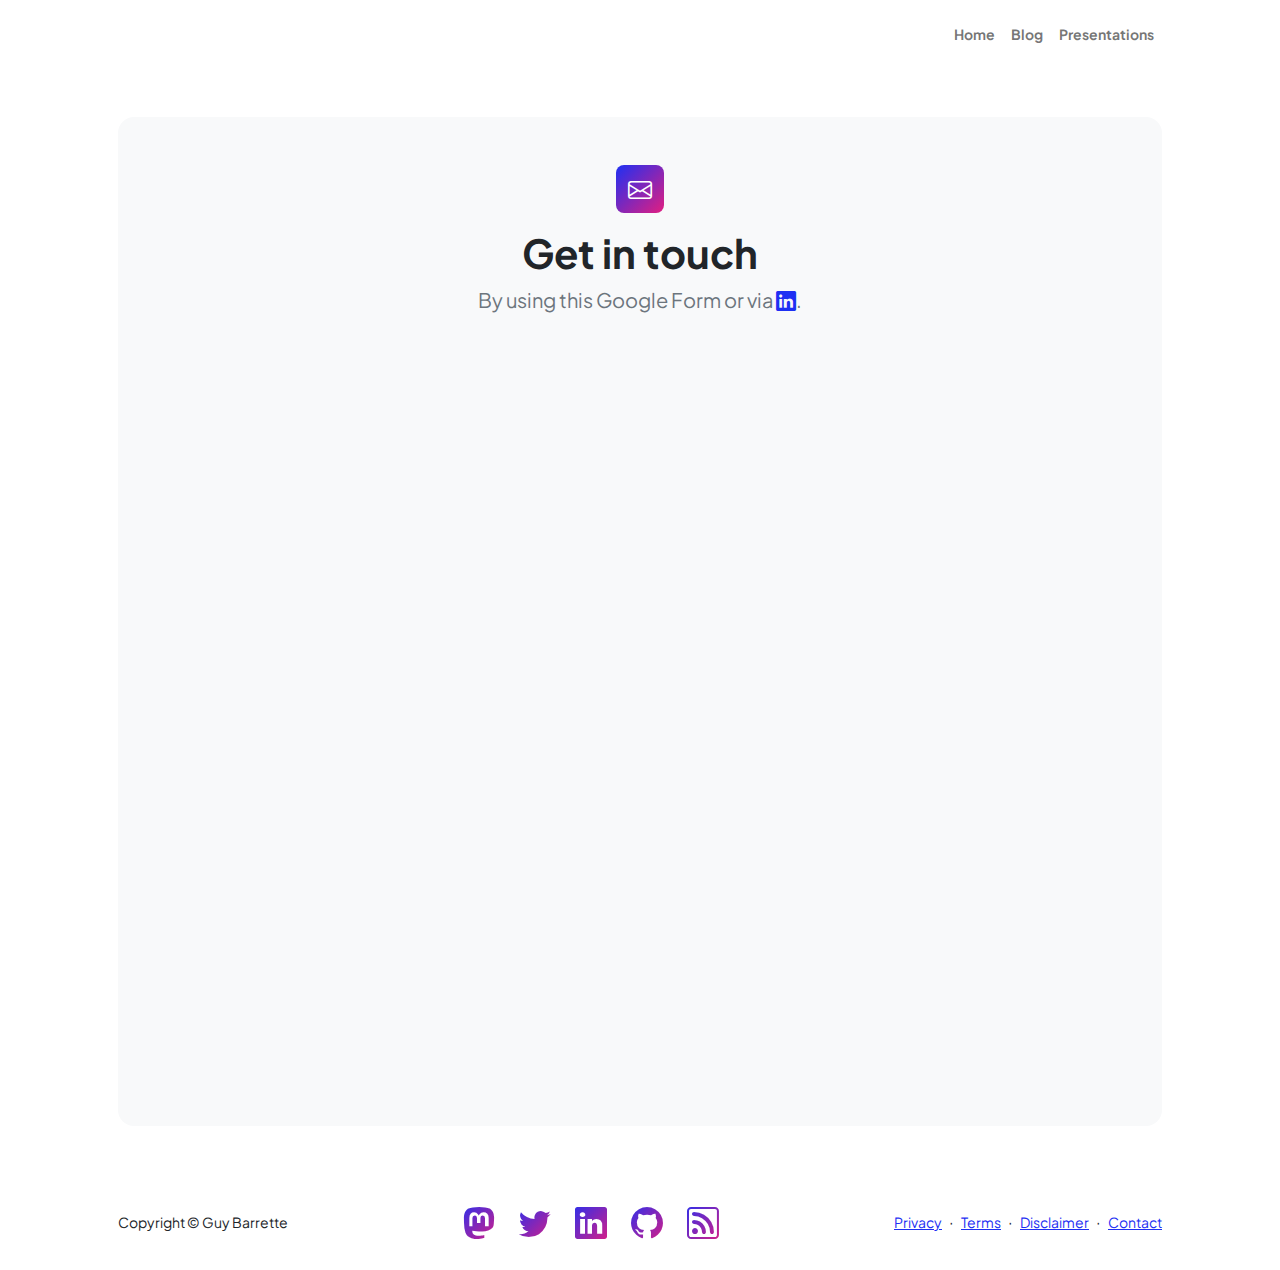
<file: contact.html>
<!DOCTYPE html>
<html lang="en">
    <head>
        <meta charset="utf-8" />
        <meta name="viewport" content="width=device-width, initial-scale=1, shrink-to-fit=no" />
        <meta name="description" content="Guy Barrette" />
        <meta name="author" content="Guy Barrette" />
        <meta name="keywords" content="kubernetes, docker, azure, aws, google cloud, VMware, Tanzu">
        <meta name="Copyright" content="Copyright ©2023, Guy Barrette" />
        <meta name="Identifier-url" content="guybarrette.com" />
        <meta property="og:title" content="Guy Barrette">
        <meta property="og:description" content="Guy Barrette">
        <meta property="og:url" content="https://www.guybarrette.com">
        <meta property="og:type" content="website" />
        <title>Guy Barrette - Contact Me</title>
        <!-- Favicon-->
        <link rel="icon" type="image/x-icon" href="assets/favicon.ico" />
        <!-- Custom Google font-->
        <link rel="preconnect" href="https://fonts.googleapis.com" />
        <link rel="preconnect" href="https://fonts.gstatic.com" crossorigin />
        <link href="https://fonts.googleapis.com/css2?family=Plus+Jakarta+Sans:wght@100;200;300;400;500;600;700;800;900&amp;display=swap" rel="stylesheet" />
        <!-- Bootstrap icons-->
        <link href="https://cdn.jsdelivr.net/npm/bootstrap-icons@1.8.1/font/bootstrap-icons.css" rel="stylesheet" />
        <!-- Core theme CSS (includes Bootstrap)-->
        <link href="css/styles.css" rel="stylesheet" />
    </head>
    <body class="d-flex flex-column">
        <main class="flex-shrink-0">
            <!-- Navigation-->
            <nav class="navbar navbar-expand-lg navbar-light bg-white py-3">
                <div class="container px-5">
                    <button class="navbar-toggler" type="button" data-bs-toggle="collapse" data-bs-target="#navbarSupportedContent" aria-controls="navbarSupportedContent" aria-expanded="false" aria-label="Toggle navigation"><span class="navbar-toggler-icon"></span></button>
                    <div class="collapse navbar-collapse" id="navbarSupportedContent">
                        <ul class="navbar-nav ms-auto mb-2 mb-lg-0 small fw-bolder">
                            <li class="nav-item"><a class="nav-link" href="index.html">Home</a></li>
                            <li class="nav-item"><a class="nav-link" href="https://www.linkedin.com/today/author/guybarrette">Blog</a></li>
                            <li class="nav-item"><a class="nav-link" href="presentations.html">Presentations</a></li>
        
                        </ul>
                    </div>
                </div>
            </nav>
            <!-- Page content-->
            <section class="py-5">
                <div class="container px-5">
                    <!-- Contact form-->
                    <div class="bg-light rounded-4 py-5 px-4 px-md-5">
                        <div class="text-center mb-5">
                            <div class="feature bg-primary bg-gradient-primary-to-secondary text-white rounded-3 mb-3"><i class="bi bi-envelope"></i></div>
                            <h1 class="fw-bolder">Get in touch</h1>
                            <p class="lead fw-normal text-muted mb-0">By using this Google Form or via <a href="https://www.linkedin.com/in/guybarrette"><i class="bi bi-linkedin"></i></a>.</p>
                        </div>
                        <div class="row gx-5 justify-content-center">
                            <div class="col-lg-8 col-xl-6">
                                <iframe src="https://docs.google.com/forms/d/e/1FAIpQLSewr3lNomWKAybl4lSpY1RJprFaneRpjIo_k82HvfSrH0GScg/viewform?embedded=true" width="640" height="709" frameborder="0" marginheight="0" marginwidth="0">Loading…</iframe>
                            </div>
                        </div>
                    </div>
                </div>
            </section>
        </main>


        <!-- Footer-->
        <footer class="bg-white py-4 mt-auto">
            <div class="container px-5">
                <div class="row align-items-center justify-content-between flex-column flex-sm-row">
                    <div class="col-auto"><div class="small m-0">Copyright &copy; Guy Barrette</div></div>
                    <div class="col-auto">
                        <div class="d-flex justify-content-center fs-2 gap-4"> 
                        <a class="text-gradient" href="https://techhub.social/@guybarrette"><i class="bi bi-mastodon"></i></a>
                        <a class="text-gradient" href="https://twitter.com/guybarrette"><i class="bi bi-twitter"></i></a>
                        <a class="text-gradient" href="https://www.linkedin.com/in/guybarrette"><i class="bi bi-linkedin"></i></a>
                        <a class="text-gradient" href="https://github.com/guybarrette"><i class="bi bi-github"></i></a>
                        <a class="text-gradient" href="https://www.linkedin.com/today/author/guybarrette"><i class="bi bi-rss"></i></a>
                        </div>
                    </div>
                    <div class="col-auto">
                        <a class="small" href="privacy.html">Privacy</a>
                        <span class="mx-1">&middot;</span>
                        <a class="small" href="terms.html">Terms</a>
                        <span class="mx-1">&middot;</span>
                        <a class="small" href="disclaimer.html">Disclaimer</a>
                        <span class="mx-1">&middot;</span>
                        <a class="small" href="contact.html">Contact</a>
                    </div>
                </div>
            </div>
        </footer>
        <!-- Bootstrap core JS-->
        <script src="https://cdn.jsdelivr.net/npm/bootstrap@5.2.3/dist/js/bootstrap.bundle.min.js"></script>
        <!-- Core theme JS-->
        <script src="js/scripts.js"></script>
    </body>
</html>
</file>
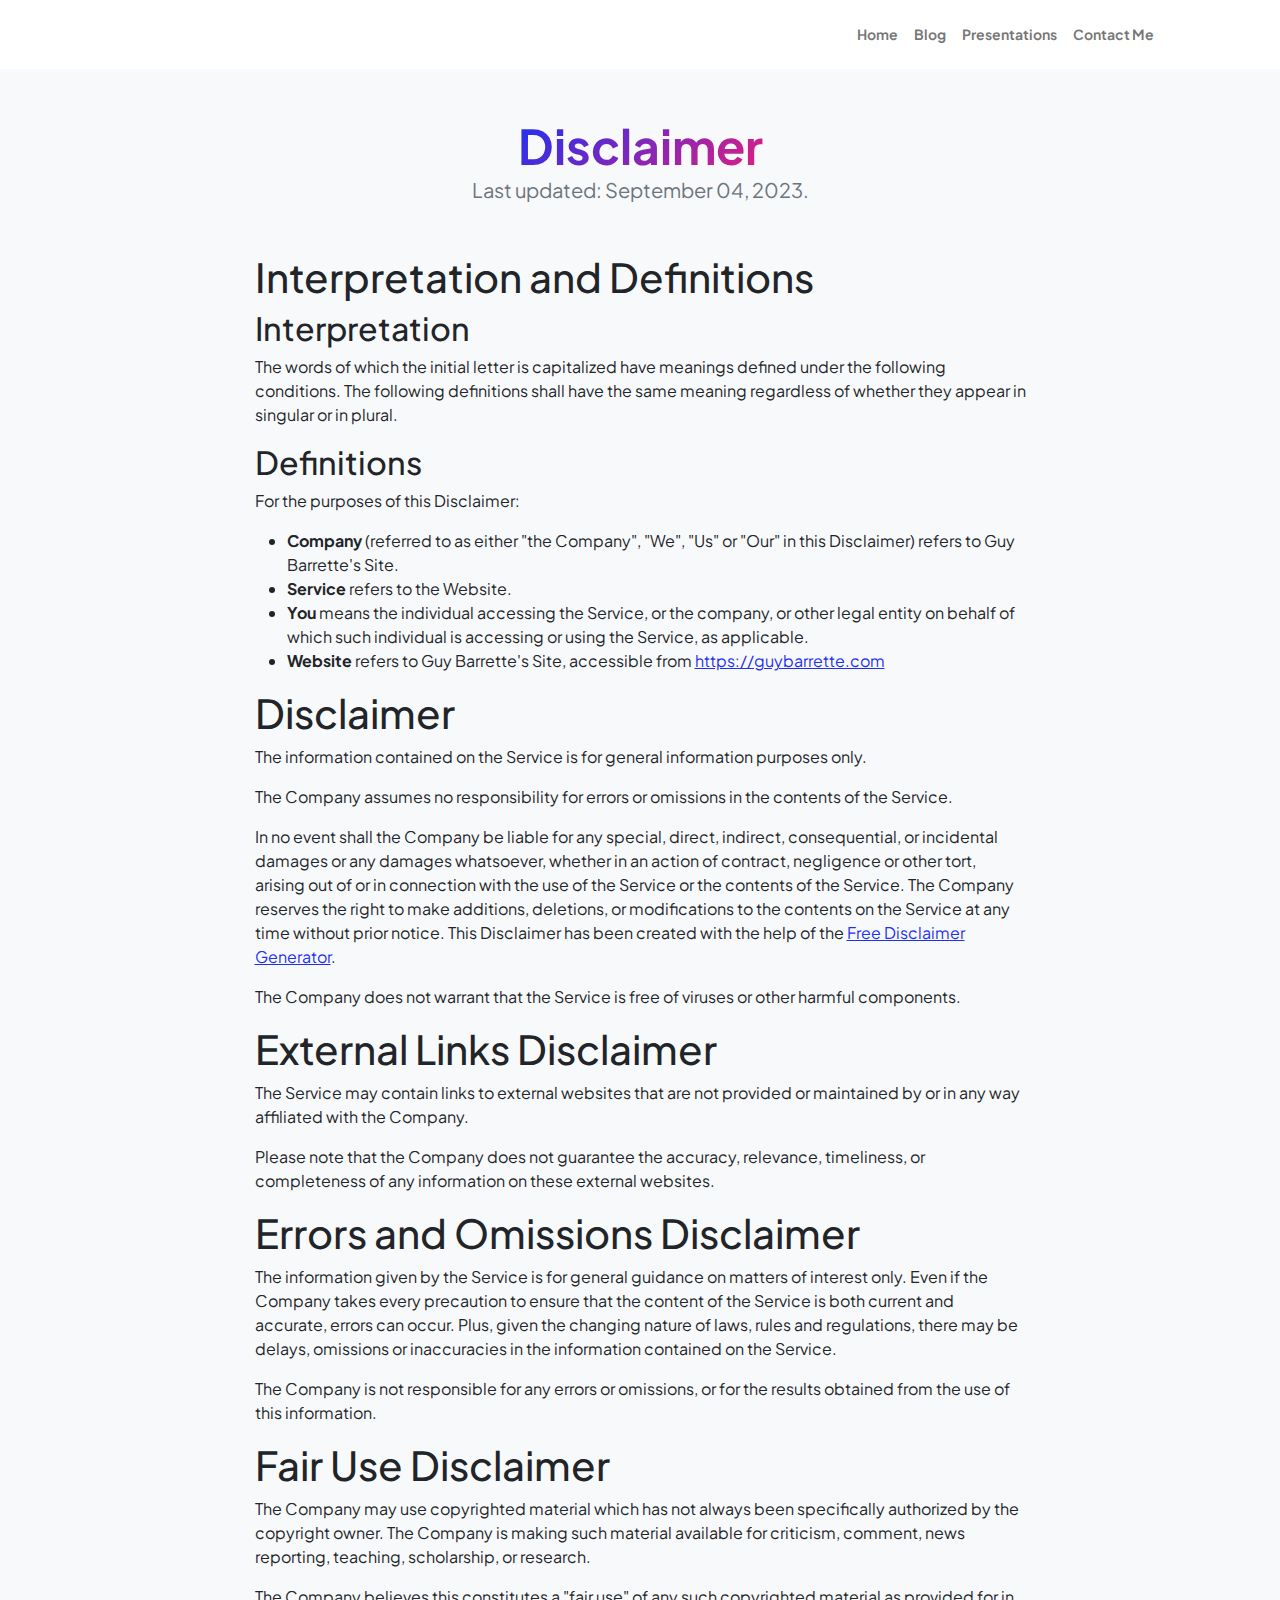
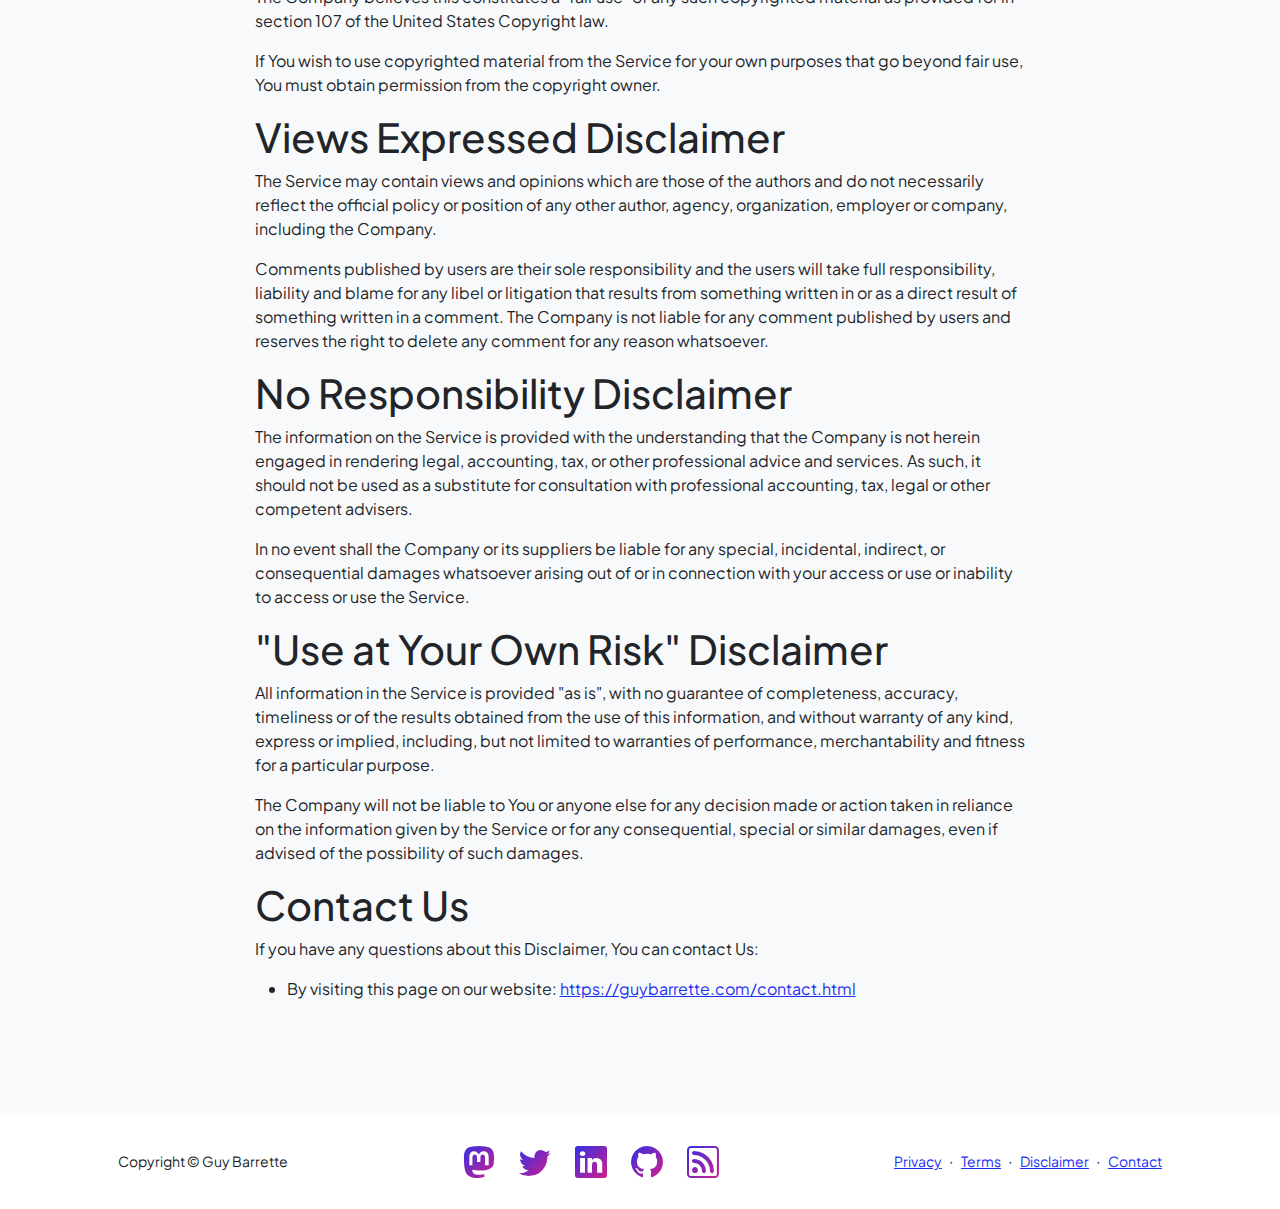
<file: disclaimer.html>
<!DOCTYPE html>
<html lang="en">
    <head>
        <meta charset="utf-8" />
        <meta name="viewport" content="width=device-width, initial-scale=1, shrink-to-fit=no" />
        <meta name="description" content="Guy Barrette" />
        <meta name="author" content="Guy Barrette" />
        <meta name="keywords" content="kubernetes, docker, azure, aws, google cloud, VMware, Tanzu">
        <meta name="Copyright" content="Copyright ©2023, Guy Barrette" />
        <meta name="Identifier-url" content="guybarrette.com" />
        <meta property="og:title" content="Guy Barrette">
        <meta property="og:description" content="Guy Barrette">
        <meta property="og:url" content="https://www.guybarrette.com">
        <meta property="og:type" content="website" />
        <title>Guy Barrette - Presentations</title>
        <!-- Favicon-->
        <link rel="icon" type="image/x-icon" href="assets/favicon.ico" />
        <!-- Custom Google font-->
        <link rel="preconnect" href="https://fonts.googleapis.com" />
        <link rel="preconnect" href="https://fonts.gstatic.com" crossorigin />
        <link href="https://fonts.googleapis.com/css2?family=Plus+Jakarta+Sans:wght@100;200;300;400;500;600;700;800;900&amp;display=swap" rel="stylesheet" />
        <!-- Bootstrap icons-->
        <link href="https://cdn.jsdelivr.net/npm/bootstrap-icons@1.8.1/font/bootstrap-icons.css" rel="stylesheet" />
        <!-- Core theme CSS (includes Bootstrap)-->
        <link href="css/styles.css" rel="stylesheet" />
    </head>
    <body class="d-flex flex-column h-100 bg-light">
        <main class="flex-shrink-0">
            <!-- Navigation-->
            <nav class="navbar navbar-expand-lg navbar-light bg-white py-3">
                <div class="container px-5">
                    <button class="navbar-toggler" type="button" data-bs-toggle="collapse" data-bs-target="#navbarSupportedContent" aria-controls="navbarSupportedContent" aria-expanded="false" aria-label="Toggle navigation"><span class="navbar-toggler-icon"></span></button>
                    <div class="collapse navbar-collapse" id="navbarSupportedContent">
                        <ul class="navbar-nav ms-auto mb-2 mb-lg-0 small fw-bolder">
                            <li class="nav-item"><a class="nav-link" href="index.html">Home</a></li>
                            <li class="nav-item"><a class="nav-link" href="https://www.linkedin.com/today/author/guybarrette">Blog</a></li>
                            <li class="nav-item"><a class="nav-link" href="presentations.html">Presentations</a></li>
                            <li class="nav-item"><a class="nav-link" href="contact.html">Contact Me</a></li>
                        </ul>
                    </div>
                </div>
            </nav>
            <!-- Projects Section-->
            <section class="py-5">
                <div class="container px-5 mb-5">
                    <div class="text-center mb-5">
                        <h1 class="display-5 fw-bolder mb-0"><span class="text-gradient d-inline">Disclaimer</span></h1>
                        <div class="col-lg-6 mx-auto">
                            <p class="lead fw-normal text-muted mb-4">Last updated: September 04, 2023.</p>
        
                        </div>
                    </div>
                    <div class="row gx-5 justify-content-center">
                        <div class="col-lg-11 col-xl-9 col-xxl-8">



<h1>Interpretation and Definitions</h1>
<h2>Interpretation</h2>
<p>The words of which the initial letter is capitalized have meanings defined under the following conditions.
The following definitions shall have the same meaning regardless of whether they appear in singular or in plural.</p>
<h2>Definitions</h2>
<p>For the purposes of this Disclaimer:</p>
<ul>
<li><strong>Company</strong> (referred to as either &quot;the Company&quot;, &quot;We&quot;, &quot;Us&quot; or &quot;Our&quot; in this Disclaimer) refers to Guy Barrette's Site.</li>
<li><strong>Service</strong> refers to the Website.</li>
<li><strong>You</strong> means the individual accessing the Service, or the company, or other legal entity on behalf of which such individual is accessing or using the Service, as applicable.</li>
<li><strong>Website</strong> refers to Guy Barrette's Site, accessible from <a href="https://guybarrette.com" rel="external nofollow noopener" >https://guybarrette.com</a></li>
</ul>
<h1>Disclaimer</h1>
<p>The information contained on the Service is for general information purposes only.</p>
<p>The Company assumes no responsibility for errors or omissions in the contents of the Service.</p>
<p>In no event shall the Company be liable for any special, direct, indirect, consequential, or incidental damages or any damages whatsoever, whether in an action of contract, negligence or other tort, arising out of or in connection with the use of the Service or the contents of the Service. The Company reserves the right to make additions, deletions, or modifications to the contents on the Service at any time without prior notice. This Disclaimer has been created with the help of the <a href="https://www.freeprivacypolicy.com/free-disclaimer-generator/" >Free Disclaimer Generator</a>.</p>
<p>The Company does not warrant that the Service is free of viruses or other harmful components.</p>
<h1>External Links Disclaimer</h1>
<p>The Service may contain links to external websites that are not provided or maintained by or in any way affiliated with the Company.</p>
<p>Please note that the Company does not guarantee the accuracy, relevance, timeliness, or completeness of any information on these external websites.</p>
<h1>Errors and Omissions Disclaimer</h1>
<p>The information given by the Service is for general guidance on matters of interest only. Even if the Company takes every precaution to ensure that the content of the Service is both current and accurate, errors can occur. Plus, given the changing nature of laws, rules and regulations, there may be delays, omissions or inaccuracies in the information contained on the Service.</p>
<p>The Company is not responsible for any errors or omissions, or for the results obtained from the use of this information.</p>
<h1>Fair Use Disclaimer</h1>
<p>The Company may use copyrighted material which has not always been specifically authorized by the copyright owner. The Company is making such material available for criticism, comment, news reporting, teaching, scholarship, or research.</p>
<p>The Company believes this constitutes a &quot;fair use&quot; of any such copyrighted material as provided for in section 107 of the United States Copyright law.</p>
<p>If You wish to use copyrighted material from the Service for your own purposes that go beyond fair use, You must obtain permission from the copyright owner.</p>
<h1>Views Expressed Disclaimer</h1>
<p>The Service may contain views and opinions which are those of the authors and do not necessarily reflect the official policy or position of any other author, agency, organization, employer or company, including the Company.</p>
<p>Comments published by users are their sole responsibility and the users will take full responsibility, liability and blame for any libel or litigation that results from something written in or as a direct result of something written in a comment. The Company is not liable for any comment published by users and reserves the right to delete any comment for any reason whatsoever.</p>
<h1>No Responsibility Disclaimer</h1>
<p>The information on the Service is provided with the understanding that the Company is not herein engaged in rendering legal, accounting, tax, or other professional advice and services. As such, it should not be used as a substitute for consultation with professional accounting, tax, legal or other competent advisers.</p>
<p>In no event shall the Company or its suppliers be liable for any special, incidental, indirect, or consequential damages whatsoever arising out of or in connection with your access or use or inability to access or use the Service.</p>
<h1>&quot;Use at Your Own Risk&quot; Disclaimer</h1>
<p>All information in the Service is provided &quot;as is&quot;, with no guarantee of completeness, accuracy, timeliness or of the results obtained from the use of this information, and without warranty of any kind, express or implied, including, but not limited to warranties of performance, merchantability and fitness for a particular purpose.</p>
<p>The Company will not be liable to You or anyone else for any decision made or action taken in reliance on the information given by the Service or for any consequential, special or similar damages, even if advised of the possibility of such damages.</p>
<h1>Contact Us</h1>
<p>If you have any questions about this Disclaimer, You can contact Us:</p>
<ul>
<li>By visiting this page on our website: <a href="https://guybarrette.com/contact.html" rel="external nofollow noopener" >https://guybarrette.com/contact.html</a></li>
</ul>


</div>
</div>
</div>
</section>
</main>
<!-- Footer-->
<footer class="bg-white py-4 mt-auto">
<div class="container px-5">
<div class="row align-items-center justify-content-between flex-column flex-sm-row">
<div class="col-auto"><div class="small m-0">Copyright &copy; Guy Barrette</div></div>
<div class="col-auto">
    <div class="d-flex justify-content-center fs-2 gap-4"> 
    <a class="text-gradient" href="https://techhub.social/@guybarrette"><i class="bi bi-mastodon"></i></a>
    <a class="text-gradient" href="https://twitter.com/guybarrette"><i class="bi bi-twitter"></i></a>
    <a class="text-gradient" href="https://www.linkedin.com/in/guybarrette"><i class="bi bi-linkedin"></i></a>
    <a class="text-gradient" href="https://github.com/guybarrette"><i class="bi bi-github"></i></a>
    <a class="text-gradient" href="https://www.linkedin.com/today/author/guybarrette"><i class="bi bi-rss"></i></a>
    </div>
</div>
<div class="col-auto">
    <a class="small" href="privacy.html" >Privacy</a>
    <span class="mx-1">&middot;</span>
    <a class="small" href="terms.html" >Terms</a>
    <span class="mx-1">&middot;</span>
    <a class="small" href="disclaimer.html" >Disclaimer</a>
    <span class="mx-1">&middot;</span>
    <a class="small" href="contact.html">Contact</a>
</div>
</div>
</div>
</footer>
<!-- Bootstrap core JS-->
<script src="https://cdn.jsdelivr.net/npm/bootstrap@5.2.3/dist/js/bootstrap.bundle.min.js"></script>
<!-- Core theme JS-->
<script src="js/scripts.js"></script>
</body>
</html>
</file>
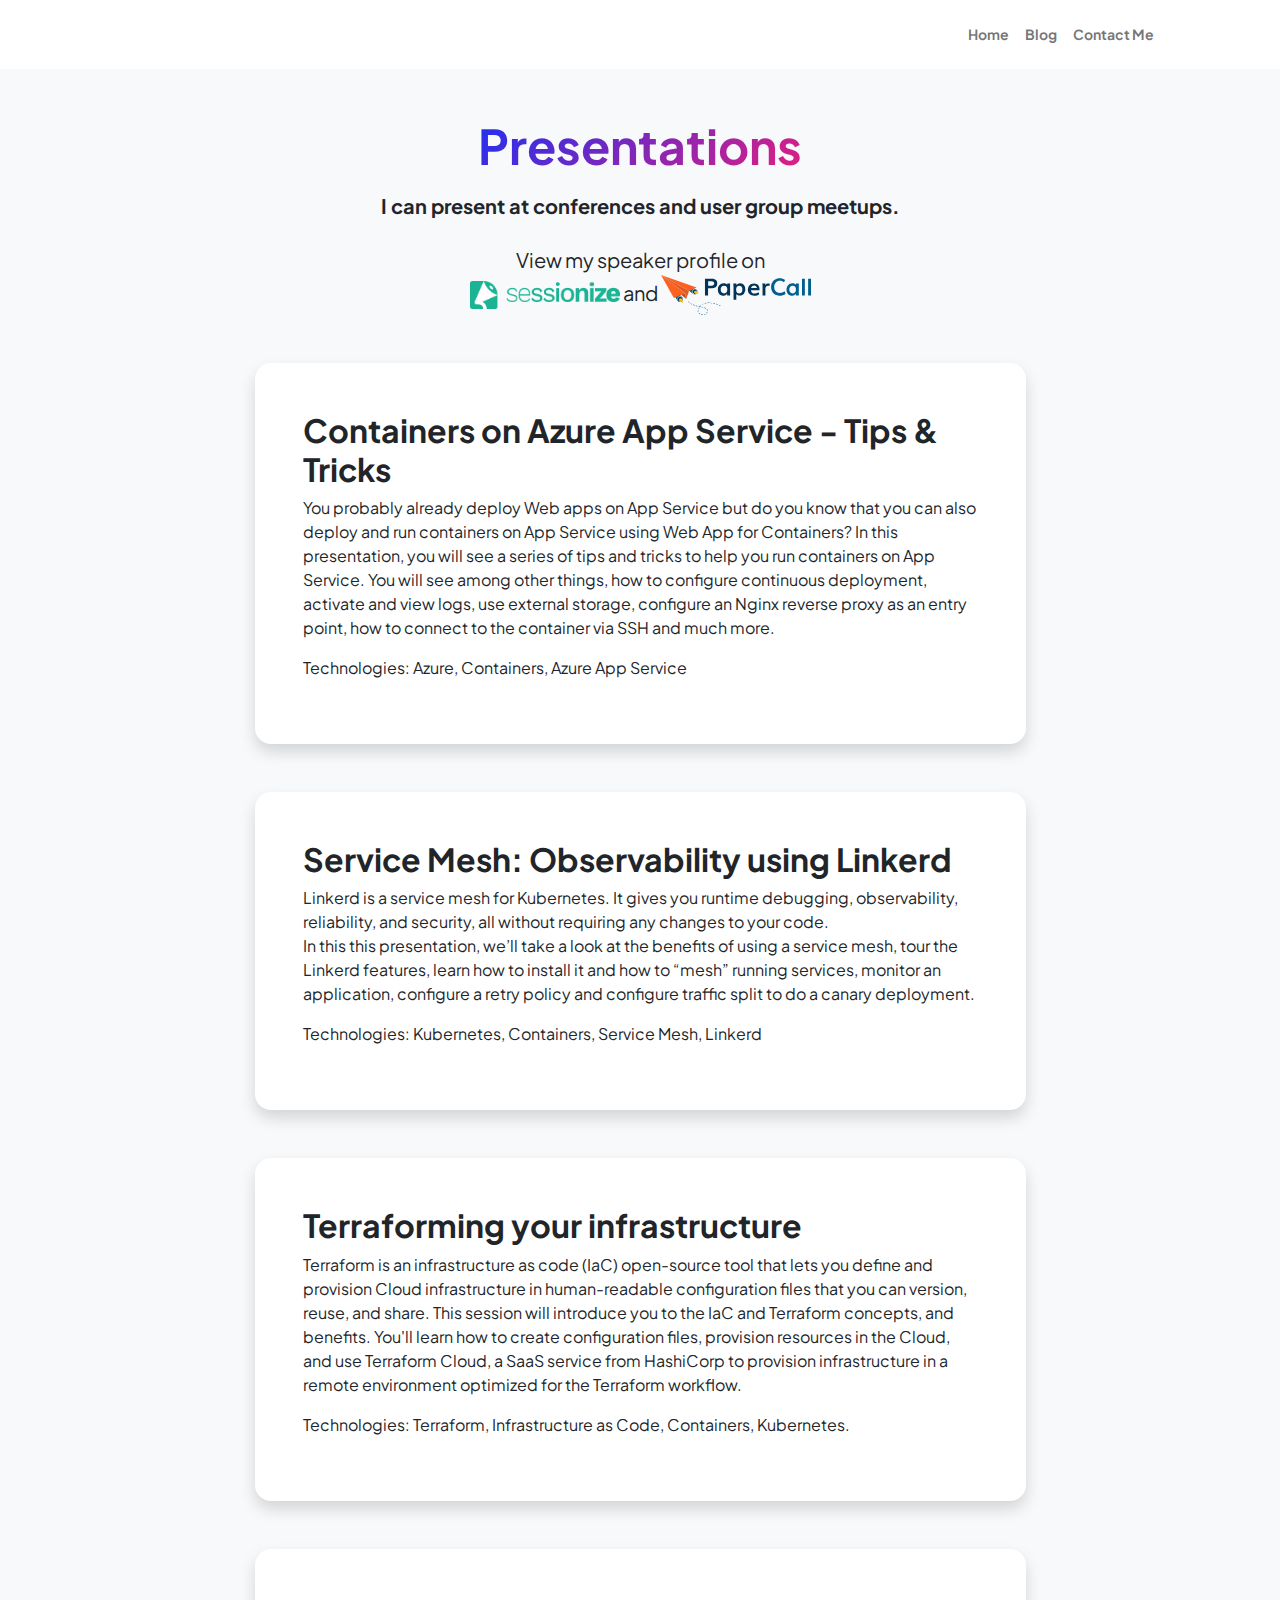
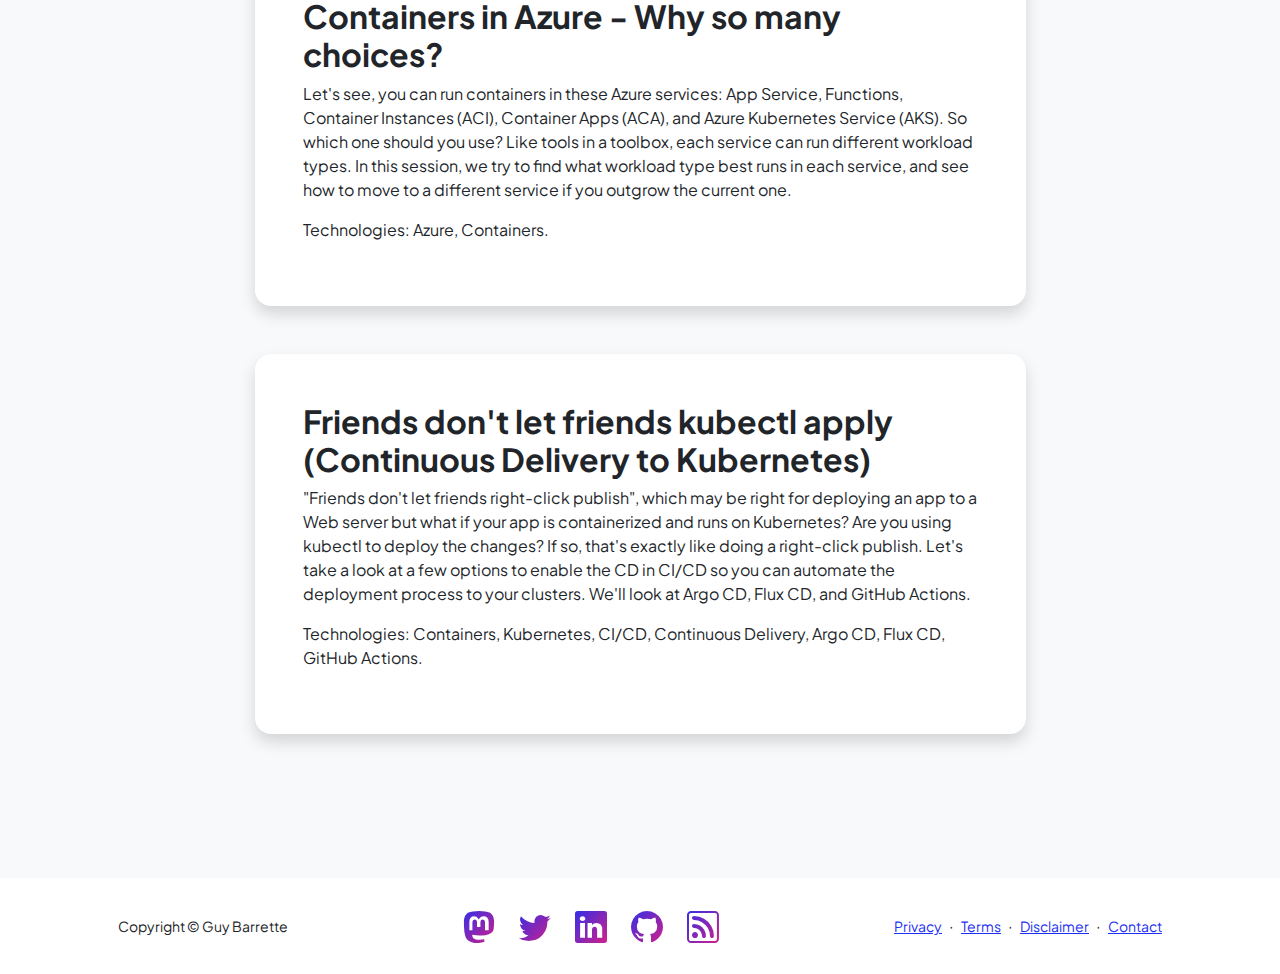
<file: presentations.html>
<!DOCTYPE html>
<html lang="en">
    <head>
        <meta charset="utf-8" />
        <meta name="viewport" content="width=device-width, initial-scale=1, shrink-to-fit=no" />
        <meta name="description" content="Guy Barrette" />
        <meta name="author" content="Guy Barrette" />
        <meta name="keywords" content="kubernetes, docker, azure, aws, google cloud, VMware, Tanzu">
        <meta name="Copyright" content="Copyright ©2023, Guy Barrette" />
        <meta name="Identifier-url" content="guybarrette.com" />
        <meta property="og:title" content="Guy Barrette">
        <meta property="og:description" content="Guy Barrette">
        <meta property="og:url" content="https://www.guybarrette.com">
        <meta property="og:type" content="website" />
        <title>Guy Barrette - Presentations</title>
        <!-- Favicon-->
        <link rel="icon" type="image/x-icon" href="assets/favicon.ico" />
        <!-- Custom Google font-->
        <link rel="preconnect" href="https://fonts.googleapis.com" />
        <link rel="preconnect" href="https://fonts.gstatic.com" crossorigin />
        <link href="https://fonts.googleapis.com/css2?family=Plus+Jakarta+Sans:wght@100;200;300;400;500;600;700;800;900&amp;display=swap" rel="stylesheet" />
        <!-- Bootstrap icons-->
        <link href="https://cdn.jsdelivr.net/npm/bootstrap-icons@1.8.1/font/bootstrap-icons.css" rel="stylesheet" />
        <!-- Core theme CSS (includes Bootstrap)-->
        <link href="css/styles.css" rel="stylesheet" />
    </head>
    <body class="d-flex flex-column h-100 bg-light">
        <main class="flex-shrink-0">
            <!-- Navigation-->
            <nav class="navbar navbar-expand-lg navbar-light bg-white py-3">
                <div class="container px-5">
                    <button class="navbar-toggler" type="button" data-bs-toggle="collapse" data-bs-target="#navbarSupportedContent" aria-controls="navbarSupportedContent" aria-expanded="false" aria-label="Toggle navigation"><span class="navbar-toggler-icon"></span></button>
                    <div class="collapse navbar-collapse" id="navbarSupportedContent">
                        <ul class="navbar-nav ms-auto mb-2 mb-lg-0 small fw-bolder">
                            <li class="nav-item"><a class="nav-link" href="index.html">Home</a></li>
                            <li class="nav-item"><a class="nav-link" href="https://www.linkedin.com/today/author/guybarrette">Blog</a></li>
                            
                            <li class="nav-item"><a class="nav-link" href="contact.html">Contact Me</a></li>
                        </ul>
                    </div>
                </div>
            </nav>
            <!-- Projects Section-->
            <section class="py-5">
                <div class="container px-5 mb-5">
                    <div class="text-center mb-5">
                        <h1 class="display-5 fw-bolder mb-3"><span class="text-gradient d-inline">Presentations</span></h1>
                        <div class="col-lg-6 mx-auto">
                            <p class="lead fw-bolder mb-4">I can present at conferences and user group meetups.</p>
                            <p class="lead fw-normal mb-4">View my speaker profile on<br><a href="https://sessionize.com/guy-barrette/"><img src="assets/sessionize-logo.png" width="150px" /></a> and <a href="https://www.papercall.io/speakers/guybarrette"><img src="assets/papercall.svg" width="150px" /></a></p>
                        </div>
                    </div>
                    <div class="row gx-5 justify-content-center">
                        <div class="col-lg-11 col-xl-9 col-xxl-8">

                            <!-- Presentation -->
                            <div class="card overflow-hidden shadow rounded-4 border-0 mb-5">
                                <div class="card-body p-0">
                                    <div class="d-flex align-items-center">
                                        <div class="p-5">
                                            <h2 class="fw-bolder">Containers on Azure App Service - Tips & Tricks</h2>
                                            <p>You probably already deploy Web apps on App Service but do you know that you can also deploy and run containers on App Service using Web App for Containers? In this presentation, you will see a series of tips and tricks to help you run containers on App Service. You will see among other things, how to configure continuous deployment, activate and view logs, use external storage, configure an Nginx reverse proxy as an entry point, how to connect to the container via SSH and much more.</p>
                                            <p>Technologies: Azure, Containers, Azure App Service</p>
                                        </div>
                                
                                    </div>
                                </div>
                            </div>

                            <!-- Presentation -->
                            <div class="card overflow-hidden shadow rounded-4 border-0 mb-5">
                                <div class="card-body p-0">
                                    <div class="d-flex align-items-center">
                                        <div class="p-5">
                                            <h2 class="fw-bolder">Service Mesh: Observability using Linkerd</h2>
                                            <p>Linkerd is a service mesh for Kubernetes. It gives you runtime debugging, observability, reliability, and security, all without requiring any changes to your code.
                                                <br>
                                                In this this presentation, we’ll take a look at the benefits of using a service mesh, tour the Linkerd features, learn how to install it and how to “mesh” running services, monitor an application, configure a retry policy and configure traffic split to do a canary deployment.</p>
                                                <p>Technologies: Kubernetes, Containers, Service Mesh, Linkerd</p>
                                        </div>
                                        
                                    </div>
                                </div>
                            </div>

                            <!-- Presentation -->
                            <div class="card overflow-hidden shadow rounded-4 border-0  mb-5">
                                <div class="card-body p-0">
                                    <div class="d-flex align-items-center">
                                        <div class="p-5">
                                            <h2 class="fw-bolder">Terraforming your infrastructure</h2>
                                            <p>Terraform is an infrastructure as code (IaC) open-source tool that lets you define and provision Cloud infrastructure in human-readable configuration files that you can version, reuse, and share. This session will introduce you to the IaC and Terraform concepts, and benefits. You'll learn how to create configuration files, provision resources in the Cloud, and use Terraform Cloud, a SaaS service from HashiCorp to provision infrastructure in a remote environment optimized for the Terraform workflow.
                                            </p>
                                            <p>Technologies: Terraform, Infrastructure as Code, Containers, Kubernetes.</p>
                                        </div>
                                        
                                    </div>
                                </div>
                            </div>                            


                            <!-- Presentation -->
                            <div class="card overflow-hidden shadow rounded-4 border-0  mb-5">
                                <div class="card-body p-0">
                                    <div class="d-flex align-items-center">
                                        <div class="p-5">
                                            <h2 class="fw-bolder">Containers in Azure - Why so many choices?</h2>
                                            <p>Let's see, you can run containers in these Azure services: App Service, Functions, Container Instances (ACI), Container Apps (ACA), and Azure Kubernetes Service (AKS). So which one should you use? Like tools in a toolbox, each service can run different workload types. In this session, we try to find what workload type best runs in each service, and see how to move to a different service if you outgrow the current one.
                                            </p>
                                            <p>Technologies: Azure, Containers.</p>
                                        </div>
                                        
                                    </div>
                                </div>
                            </div>  

                            <!-- Presentation -->
                            <div class="card overflow-hidden shadow rounded-4 border-0  mb-5">
                                <div class="card-body p-0">
                                    <div class="d-flex align-items-center">
                                        <div class="p-5">
                                            <h2 class="fw-bolder">Friends don't let friends kubectl apply (Continuous Delivery to Kubernetes)</h2>
                                            <p>"Friends don't let friends right-click publish", which may be right for deploying an app to a Web server but what if your app is containerized and runs on Kubernetes? Are you using kubectl to deploy the changes? If so, that's exactly like doing a right-click publish. Let's take a look at a few options to enable the CD in CI/CD so you can automate the deployment process to your clusters. We'll look at Argo CD, Flux CD, and GitHub Actions.
                                            </p>
                                            <p>Technologies: Containers, Kubernetes, CI/CD, Continuous Delivery, Argo CD, Flux CD, GitHub Actions.</p>
                                        </div>
                                        
                                    </div>
                                </div>
                            </div>  


                        </div>
                    </div>
                </div>
            </section>
        </main>
        <!-- Footer-->
        <footer class="bg-white py-4 mt-auto">
            <div class="container px-5">
                <div class="row align-items-center justify-content-between flex-column flex-sm-row">
                    <div class="col-auto"><div class="small m-0">Copyright &copy; Guy Barrette</div></div>
                    <div class="col-auto">
                        <div class="d-flex justify-content-center fs-2 gap-4"> 
                        <a class="text-gradient" href="https://techhub.social/@guybarrette"><i class="bi bi-mastodon"></i></a>
                        <a class="text-gradient" href="https://twitter.com/guybarrette"><i class="bi bi-twitter"></i></a>
                        <a class="text-gradient" href="https://www.linkedin.com/in/guybarrette"><i class="bi bi-linkedin"></i></a>
                        <a class="text-gradient" href="https://github.com/guybarrette"><i class="bi bi-github"></i></a>
                        <a class="text-gradient" href="https://www.linkedin.com/today/author/guybarrette"><i class="bi bi-rss"></i></a>
                        </div>
                    </div>
                    <div class="col-auto">
                        <a class="small" href="privacy.html" >Privacy</a>
                        <span class="mx-1">&middot;</span>
                        <a class="small" href="terms.html" >Terms</a>
                        <span class="mx-1">&middot;</span>
                        <a class="small" href="disclaimer.html" >Disclaimer</a>
                        <span class="mx-1">&middot;</span>
                        <a class="small" href="contact.html">Contact</a>
                    </div>
                </div>
            </div>
        </footer>
        <!-- Bootstrap core JS-->
        <script src="https://cdn.jsdelivr.net/npm/bootstrap@5.2.3/dist/js/bootstrap.bundle.min.js"></script>
        <!-- Core theme JS-->
        <script src="js/scripts.js"></script>
    </body>
</html>
</file>
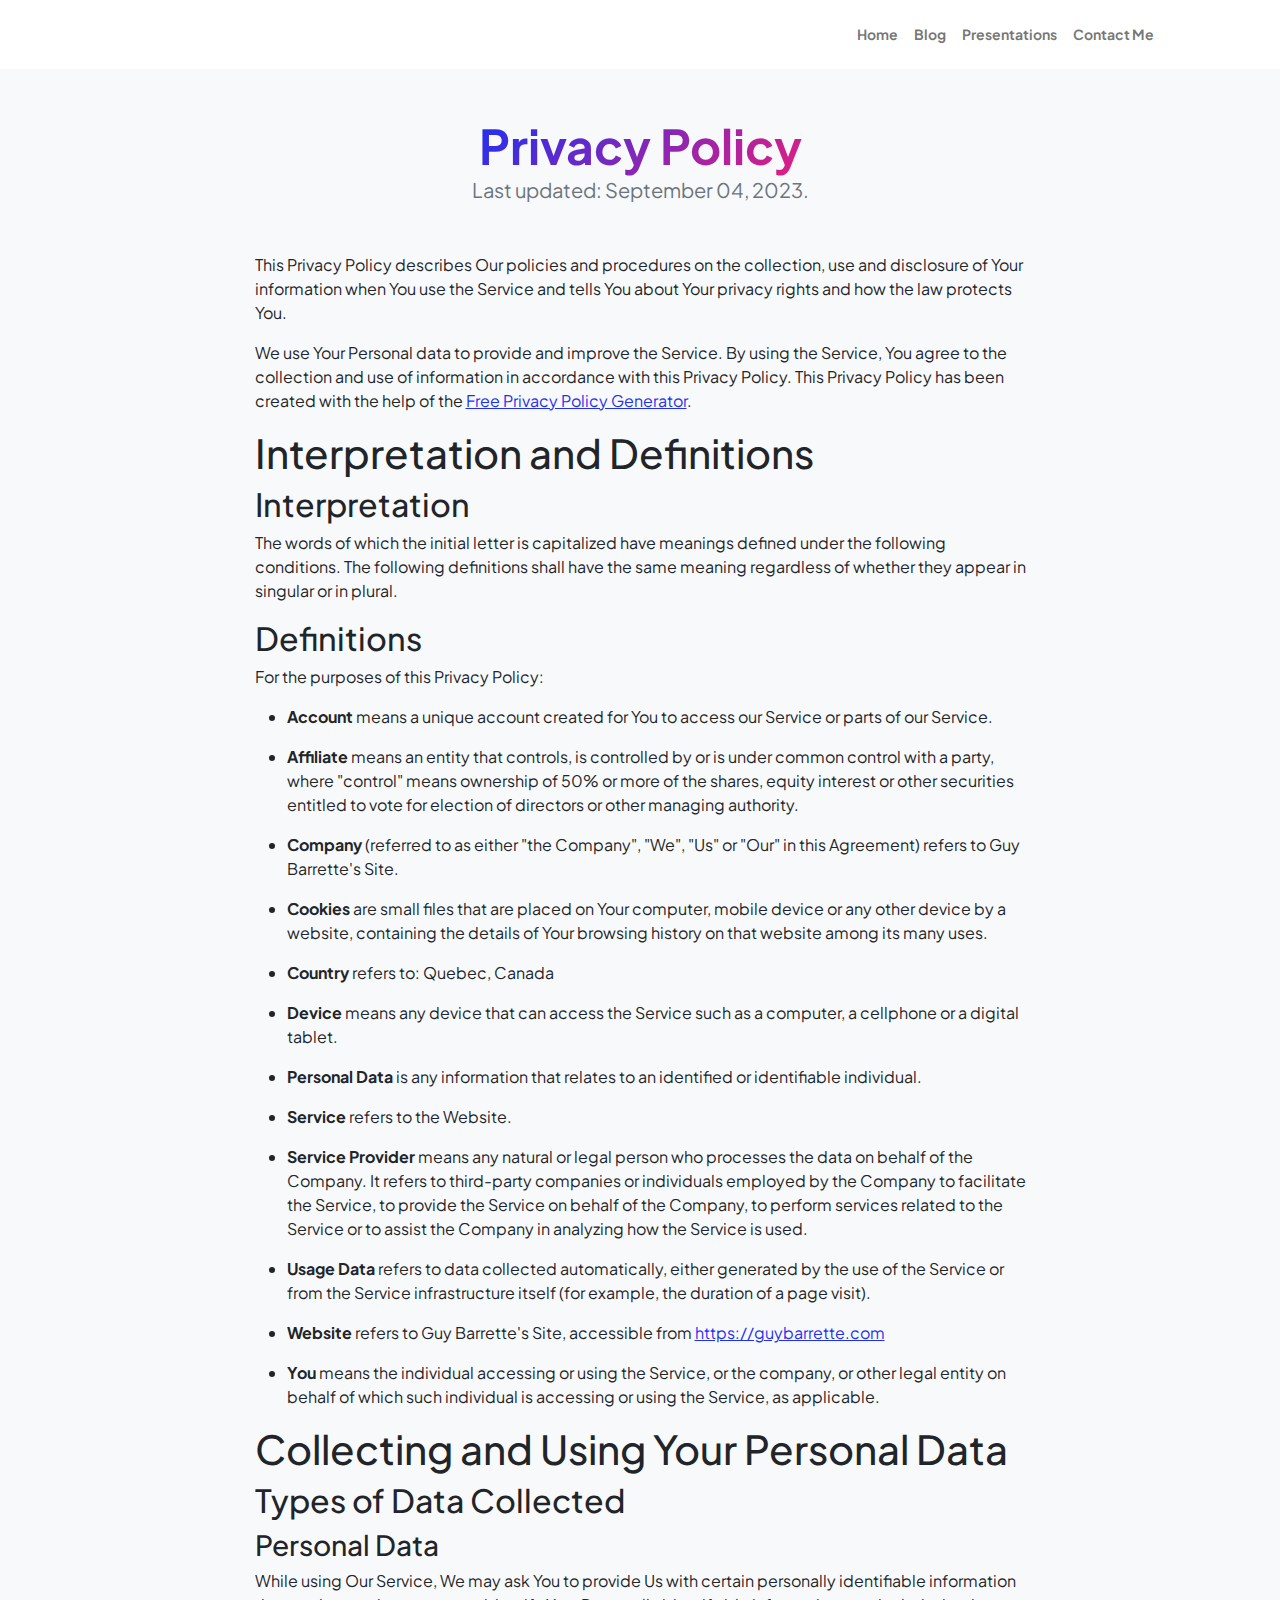
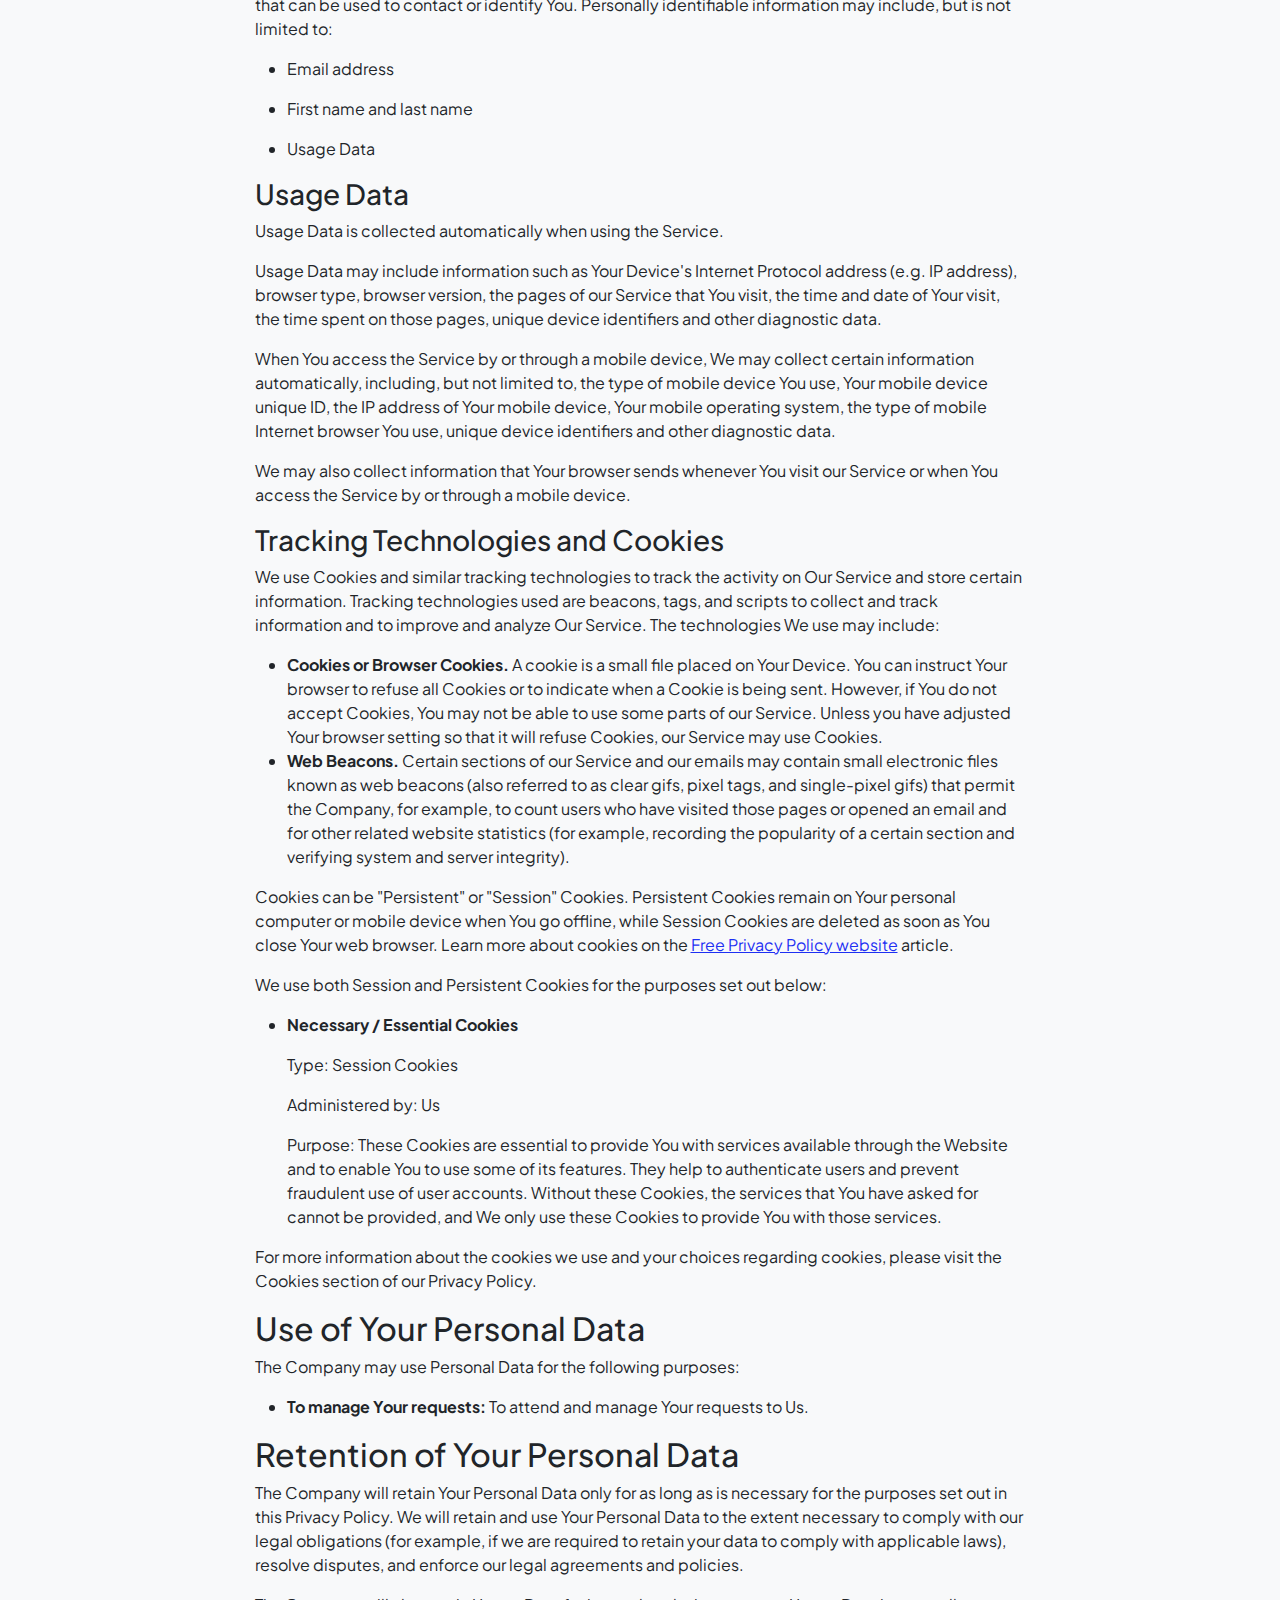
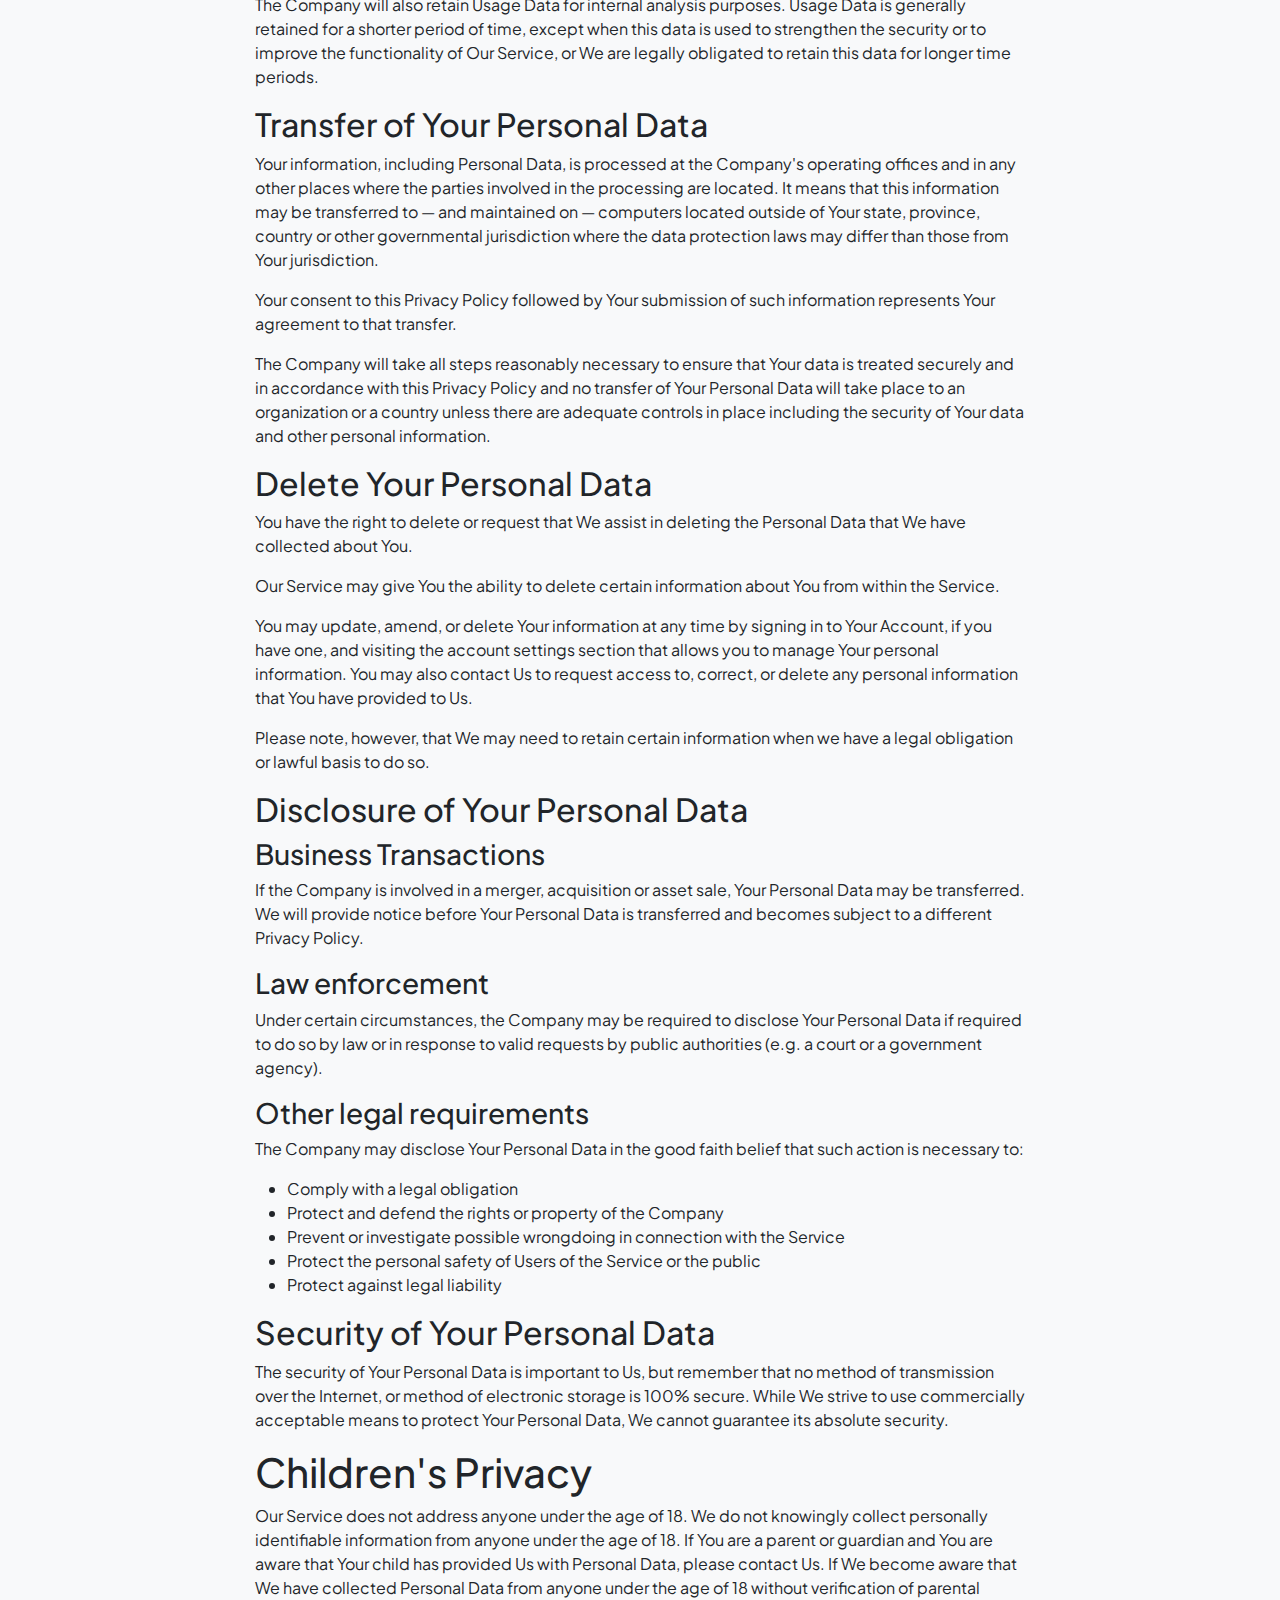
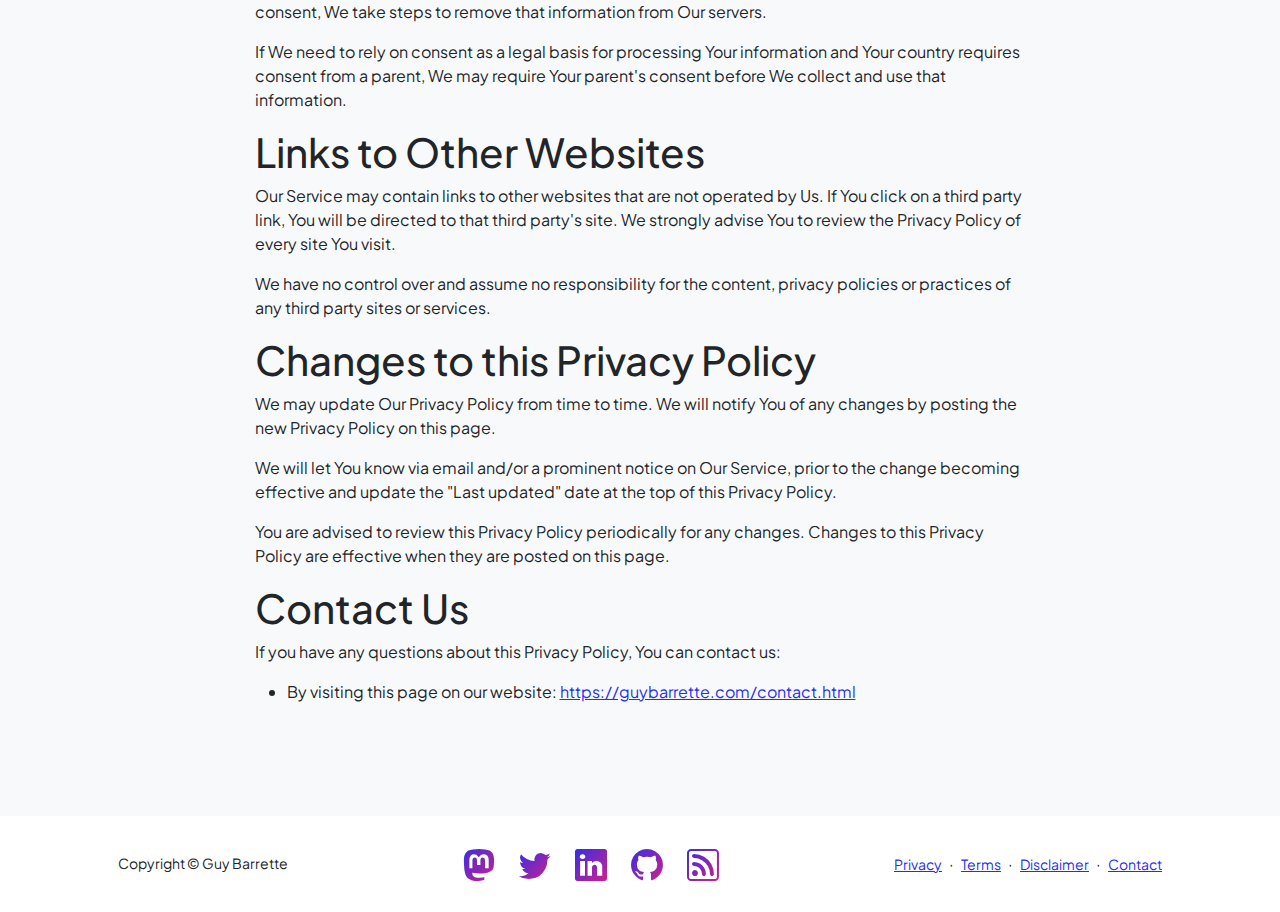
<file: privacy.html>
<!DOCTYPE html>
<html lang="en">
    <head>
        <meta charset="utf-8" />
        <meta name="viewport" content="width=device-width, initial-scale=1, shrink-to-fit=no" />
        <meta name="description" content="Guy Barrette" />
        <meta name="author" content="Guy Barrette" />
        <meta name="keywords" content="kubernetes, docker, azure, aws, google cloud, VMware, Tanzu">
        <meta name="Copyright" content="Copyright ©2023, Guy Barrette" />
        <meta name="Identifier-url" content="guybarrette.com" />
        <meta property="og:title" content="Guy Barrette">
        <meta property="og:description" content="Guy Barrette">
        <meta property="og:url" content="https://www.guybarrette.com">
        <meta property="og:type" content="website" />
        <title>Guy Barrette - Presentations</title>
        <!-- Favicon-->
        <link rel="icon" type="image/x-icon" href="assets/favicon.ico" />
        <!-- Custom Google font-->
        <link rel="preconnect" href="https://fonts.googleapis.com" />
        <link rel="preconnect" href="https://fonts.gstatic.com" crossorigin />
        <link href="https://fonts.googleapis.com/css2?family=Plus+Jakarta+Sans:wght@100;200;300;400;500;600;700;800;900&amp;display=swap" rel="stylesheet" />
        <!-- Bootstrap icons-->
        <link href="https://cdn.jsdelivr.net/npm/bootstrap-icons@1.8.1/font/bootstrap-icons.css" rel="stylesheet" />
        <!-- Core theme CSS (includes Bootstrap)-->
        <link href="css/styles.css" rel="stylesheet" />
    </head>
    <body class="d-flex flex-column h-100 bg-light">
        <main class="flex-shrink-0">
            <!-- Navigation-->
            <nav class="navbar navbar-expand-lg navbar-light bg-white py-3">
                <div class="container px-5">
                    <button class="navbar-toggler" type="button" data-bs-toggle="collapse" data-bs-target="#navbarSupportedContent" aria-controls="navbarSupportedContent" aria-expanded="false" aria-label="Toggle navigation"><span class="navbar-toggler-icon"></span></button>
                    <div class="collapse navbar-collapse" id="navbarSupportedContent">
                        <ul class="navbar-nav ms-auto mb-2 mb-lg-0 small fw-bolder">
                            <li class="nav-item"><a class="nav-link" href="index.html">Home</a></li>
                            <li class="nav-item"><a class="nav-link" href="https://www.linkedin.com/today/author/guybarrette">Blog</a></li>
                            <li class="nav-item"><a class="nav-link" href="presentations.html">Presentations</a></li>
                            <li class="nav-item"><a class="nav-link" href="contact.html">Contact Me</a></li>
                        </ul>
                    </div>
                </div>
            </nav>
            <!-- Projects Section-->
            <section class="py-5">
                <div class="container px-5 mb-5">
                    <div class="text-center mb-5">
                        <h1 class="display-5 fw-bolder mb-0"><span class="text-gradient d-inline">Privacy Policy</span></h1>
                        <div class="col-lg-6 mx-auto">
                            <p class="lead fw-normal text-muted mb-4">Last updated: September 04, 2023.</p>
        
                        </div>
                    </div>
                    <div class="row gx-5 justify-content-center">
                        <div class="col-lg-11 col-xl-9 col-xxl-8">


<p>This Privacy Policy describes Our policies and procedures on the collection, use and disclosure of Your information when You use the Service and tells You about Your privacy rights and how the law protects You.</p>
<p>We use Your Personal data to provide and improve the Service. By using the Service, You agree to the collection and use of information in accordance with this Privacy Policy. This Privacy Policy has been created with the help of the <a href="https://www.freeprivacypolicy.com/free-privacy-policy-generator/" >Free Privacy Policy Generator</a>.</p>
<h1>Interpretation and Definitions</h1>
<h2>Interpretation</h2>
<p>The words of which the initial letter is capitalized have meanings defined under the following conditions. The following definitions shall have the same meaning regardless of whether they appear in singular or in plural.</p>
<h2>Definitions</h2>
<p>For the purposes of this Privacy Policy:</p>
<ul>
<li>
<p><strong>Account</strong> means a unique account created for You to access our Service or parts of our Service.</p>
</li>
<li>
<p><strong>Affiliate</strong> means an entity that controls, is controlled by or is under common control with a party, where &quot;control&quot; means ownership of 50% or more of the shares, equity interest or other securities entitled to vote for election of directors or other managing authority.</p>
</li>
<li>
<p><strong>Company</strong> (referred to as either &quot;the Company&quot;, &quot;We&quot;, &quot;Us&quot; or &quot;Our&quot; in this Agreement) refers to Guy Barrette's Site.</p>
</li>
<li>
<p><strong>Cookies</strong> are small files that are placed on Your computer, mobile device or any other device by a website, containing the details of Your browsing history on that website among its many uses.</p>
</li>
<li>
<p><strong>Country</strong> refers to: Quebec,  Canada</p>
</li>
<li>
<p><strong>Device</strong> means any device that can access the Service such as a computer, a cellphone or a digital tablet.</p>
</li>
<li>
<p><strong>Personal Data</strong> is any information that relates to an identified or identifiable individual.</p>
</li>
<li>
<p><strong>Service</strong> refers to the Website.</p>
</li>
<li>
<p><strong>Service Provider</strong> means any natural or legal person who processes the data on behalf of the Company. It refers to third-party companies or individuals employed by the Company to facilitate the Service, to provide the Service on behalf of the Company, to perform services related to the Service or to assist the Company in analyzing how the Service is used.</p>
</li>
<li>
<p><strong>Usage Data</strong> refers to data collected automatically, either generated by the use of the Service or from the Service infrastructure itself (for example, the duration of a page visit).</p>
</li>
<li>
<p><strong>Website</strong> refers to Guy Barrette's Site, accessible from <a href="https://guybarrette.com" rel="external nofollow noopener" >https://guybarrette.com</a></p>
</li>
<li>
<p><strong>You</strong> means the individual accessing or using the Service, or the company, or other legal entity on behalf of which such individual is accessing or using the Service, as applicable.</p>
</li>
</ul>
<h1>Collecting and Using Your Personal Data</h1>
<h2>Types of Data Collected</h2>
<h3>Personal Data</h3>
<p>While using Our Service, We may ask You to provide Us with certain personally identifiable information that can be used to contact or identify You. Personally identifiable information may include, but is not limited to:</p>
<ul>
<li>
<p>Email address</p>
</li>
<li>
<p>First name and last name</p>
</li>
<li>
<p>Usage Data</p>
</li>
</ul>
<h3>Usage Data</h3>
<p>Usage Data is collected automatically when using the Service.</p>
<p>Usage Data may include information such as Your Device's Internet Protocol address (e.g. IP address), browser type, browser version, the pages of our Service that You visit, the time and date of Your visit, the time spent on those pages, unique device identifiers and other diagnostic data.</p>
<p>When You access the Service by or through a mobile device, We may collect certain information automatically, including, but not limited to, the type of mobile device You use, Your mobile device unique ID, the IP address of Your mobile device, Your mobile operating system, the type of mobile Internet browser You use, unique device identifiers and other diagnostic data.</p>
<p>We may also collect information that Your browser sends whenever You visit our Service or when You access the Service by or through a mobile device.</p>
<h3>Tracking Technologies and Cookies</h3>
<p>We use Cookies and similar tracking technologies to track the activity on Our Service and store certain information. Tracking technologies used are beacons, tags, and scripts to collect and track information and to improve and analyze Our Service. The technologies We use may include:</p>
<ul>
<li><strong>Cookies or Browser Cookies.</strong> A cookie is a small file placed on Your Device. You can instruct Your browser to refuse all Cookies or to indicate when a Cookie is being sent. However, if You do not accept Cookies, You may not be able to use some parts of our Service. Unless you have adjusted Your browser setting so that it will refuse Cookies, our Service may use Cookies.</li>
<li><strong>Web Beacons.</strong> Certain sections of our Service and our emails may contain small electronic files known as web beacons (also referred to as clear gifs, pixel tags, and single-pixel gifs) that permit the Company, for example, to count users who have visited those pages or opened an email and for other related website statistics (for example, recording the popularity of a certain section and verifying system and server integrity).</li>
</ul>
<p>Cookies can be &quot;Persistent&quot; or &quot;Session&quot; Cookies. Persistent Cookies remain on Your personal computer or mobile device when You go offline, while Session Cookies are deleted as soon as You close Your web browser. Learn more about cookies on the <a href="https://www.freeprivacypolicy.com/blog/sample-privacy-policy-template/#Use_Of_Cookies_And_Tracking" >Free Privacy Policy website</a> article.</p>
<p>We use both Session and Persistent Cookies for the purposes set out below:</p>
<ul>
<li>
<p><strong>Necessary / Essential Cookies</strong></p>
<p>Type: Session Cookies</p>
<p>Administered by: Us</p>
<p>Purpose: These Cookies are essential to provide You with services available through the Website and to enable You to use some of its features. They help to authenticate users and prevent fraudulent use of user accounts. Without these Cookies, the services that You have asked for cannot be provided, and We only use these Cookies to provide You with those services.</p>
</li>
</ul>
<p>For more information about the cookies we use and your choices regarding cookies, please visit the Cookies section of our Privacy Policy.</p>
<h2>Use of Your Personal Data</h2>
<p>The Company may use Personal Data for the following purposes:</p>
<ul>
<li>
<p><strong>To manage Your requests:</strong> To attend and manage Your requests to Us.</p>
</li>

</ul>

<h2>Retention of Your Personal Data</h2>
<p>The Company will retain Your Personal Data only for as long as is necessary for the purposes set out in this Privacy Policy. We will retain and use Your Personal Data to the extent necessary to comply with our legal obligations (for example, if we are required to retain your data to comply with applicable laws), resolve disputes, and enforce our legal agreements and policies.</p>
<p>The Company will also retain Usage Data for internal analysis purposes. Usage Data is generally retained for a shorter period of time, except when this data is used to strengthen the security or to improve the functionality of Our Service, or We are legally obligated to retain this data for longer time periods.</p>
<h2>Transfer of Your Personal Data</h2>
<p>Your information, including Personal Data, is processed at the Company's operating offices and in any other places where the parties involved in the processing are located. It means that this information may be transferred to — and maintained on — computers located outside of Your state, province, country or other governmental jurisdiction where the data protection laws may differ than those from Your jurisdiction.</p>
<p>Your consent to this Privacy Policy followed by Your submission of such information represents Your agreement to that transfer.</p>
<p>The Company will take all steps reasonably necessary to ensure that Your data is treated securely and in accordance with this Privacy Policy and no transfer of Your Personal Data will take place to an organization or a country unless there are adequate controls in place including the security of Your data and other personal information.</p>
<h2>Delete Your Personal Data</h2>
<p>You have the right to delete or request that We assist in deleting the Personal Data that We have collected about You.</p>
<p>Our Service may give You the ability to delete certain information about You from within the Service.</p>
<p>You may update, amend, or delete Your information at any time by signing in to Your Account, if you have one, and visiting the account settings section that allows you to manage Your personal information. You may also contact Us to request access to, correct, or delete any personal information that You have provided to Us.</p>
<p>Please note, however, that We may need to retain certain information when we have a legal obligation or lawful basis to do so.</p>
<h2>Disclosure of Your Personal Data</h2>
<h3>Business Transactions</h3>
<p>If the Company is involved in a merger, acquisition or asset sale, Your Personal Data may be transferred. We will provide notice before Your Personal Data is transferred and becomes subject to a different Privacy Policy.</p>
<h3>Law enforcement</h3>
<p>Under certain circumstances, the Company may be required to disclose Your Personal Data if required to do so by law or in response to valid requests by public authorities (e.g. a court or a government agency).</p>
<h3>Other legal requirements</h3>
<p>The Company may disclose Your Personal Data in the good faith belief that such action is necessary to:</p>
<ul>
<li>Comply with a legal obligation</li>
<li>Protect and defend the rights or property of the Company</li>
<li>Prevent or investigate possible wrongdoing in connection with the Service</li>
<li>Protect the personal safety of Users of the Service or the public</li>
<li>Protect against legal liability</li>
</ul>
<h2>Security of Your Personal Data</h2>
<p>The security of Your Personal Data is important to Us, but remember that no method of transmission over the Internet, or method of electronic storage is 100% secure. While We strive to use commercially acceptable means to protect Your Personal Data, We cannot guarantee its absolute security.</p>
<h1>Children's Privacy</h1>
<p>Our Service does not address anyone under the age of 18. We do not knowingly collect personally identifiable information from anyone under the age of 18. If You are a parent or guardian and You are aware that Your child has provided Us with Personal Data, please contact Us. If We become aware that We have collected Personal Data from anyone under the age of 18 without verification of parental consent, We take steps to remove that information from Our servers.</p>
<p>If We need to rely on consent as a legal basis for processing Your information and Your country requires consent from a parent, We may require Your parent's consent before We collect and use that information.</p>
<h1>Links to Other Websites</h1>
<p>Our Service may contain links to other websites that are not operated by Us. If You click on a third party link, You will be directed to that third party's site. We strongly advise You to review the Privacy Policy of every site You visit.</p>
<p>We have no control over and assume no responsibility for the content, privacy policies or practices of any third party sites or services.</p>
<h1>Changes to this Privacy Policy</h1>
<p>We may update Our Privacy Policy from time to time. We will notify You of any changes by posting the new Privacy Policy on this page.</p>
<p>We will let You know via email and/or a prominent notice on Our Service, prior to the change becoming effective and update the &quot;Last updated&quot; date at the top of this Privacy Policy.</p>
<p>You are advised to review this Privacy Policy periodically for any changes. Changes to this Privacy Policy are effective when they are posted on this page.</p>
<h1>Contact Us</h1>
<p>If you have any questions about this Privacy Policy, You can contact us:</p>
<ul>
<li>By visiting this page on our website: <a href="https://guybarrette.com/contact.html" rel="external nofollow noopener" >https://guybarrette.com/contact.html</a></li>
</ul>


</div>
</div>
</div>
</section>
</main>
<!-- Footer-->
<footer class="bg-white py-4 mt-auto">
<div class="container px-5">
<div class="row align-items-center justify-content-between flex-column flex-sm-row">
<div class="col-auto"><div class="small m-0">Copyright &copy; Guy Barrette</div></div>
<div class="col-auto">
    <div class="d-flex justify-content-center fs-2 gap-4"> 
    <a class="text-gradient" href="https://techhub.social/@guybarrette"><i class="bi bi-mastodon"></i></a>
    <a class="text-gradient" href="https://twitter.com/guybarrette"><i class="bi bi-twitter"></i></a>
    <a class="text-gradient" href="https://www.linkedin.com/in/guybarrette"><i class="bi bi-linkedin"></i></a>
    <a class="text-gradient" href="https://github.com/guybarrette"><i class="bi bi-github"></i></a>
    <a class="text-gradient" href="https://www.linkedin.com/today/author/guybarrette"><i class="bi bi-rss"></i></a>
    </div>
</div>
<div class="col-auto">
    <a class="small" href="privacy.html" >Privacy</a>
    <span class="mx-1">&middot;</span>
    <a class="small" href="terms.html" >Terms</a>
    <span class="mx-1">&middot;</span>
    <a class="small" href="disclaimer.html" >Disclaimer</a>
    <span class="mx-1">&middot;</span>
    <a class="small" href="contact.html">Contact</a>
</div>
</div>
</div>
</footer>
<!-- Bootstrap core JS-->
<script src="https://cdn.jsdelivr.net/npm/bootstrap@5.2.3/dist/js/bootstrap.bundle.min.js"></script>
<!-- Core theme JS-->
<script src="js/scripts.js"></script>
</body>
</html>
</file>
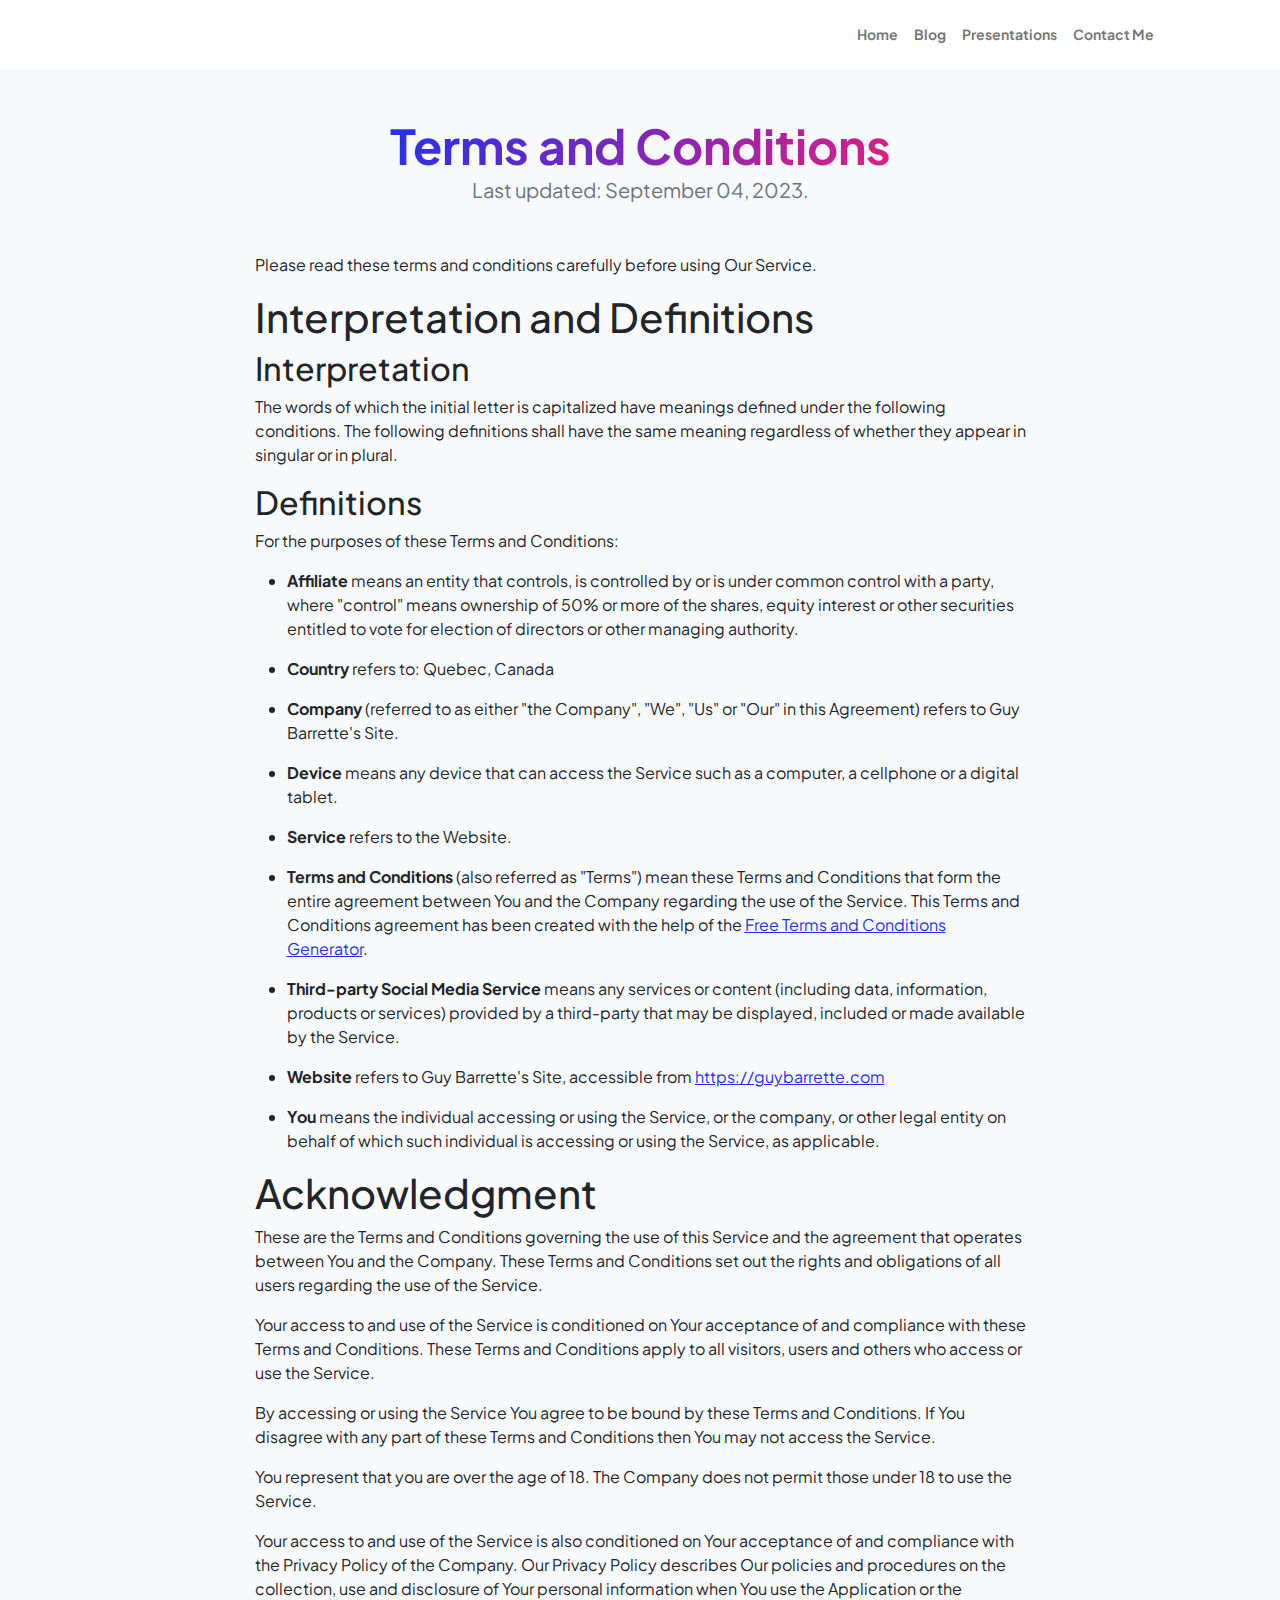
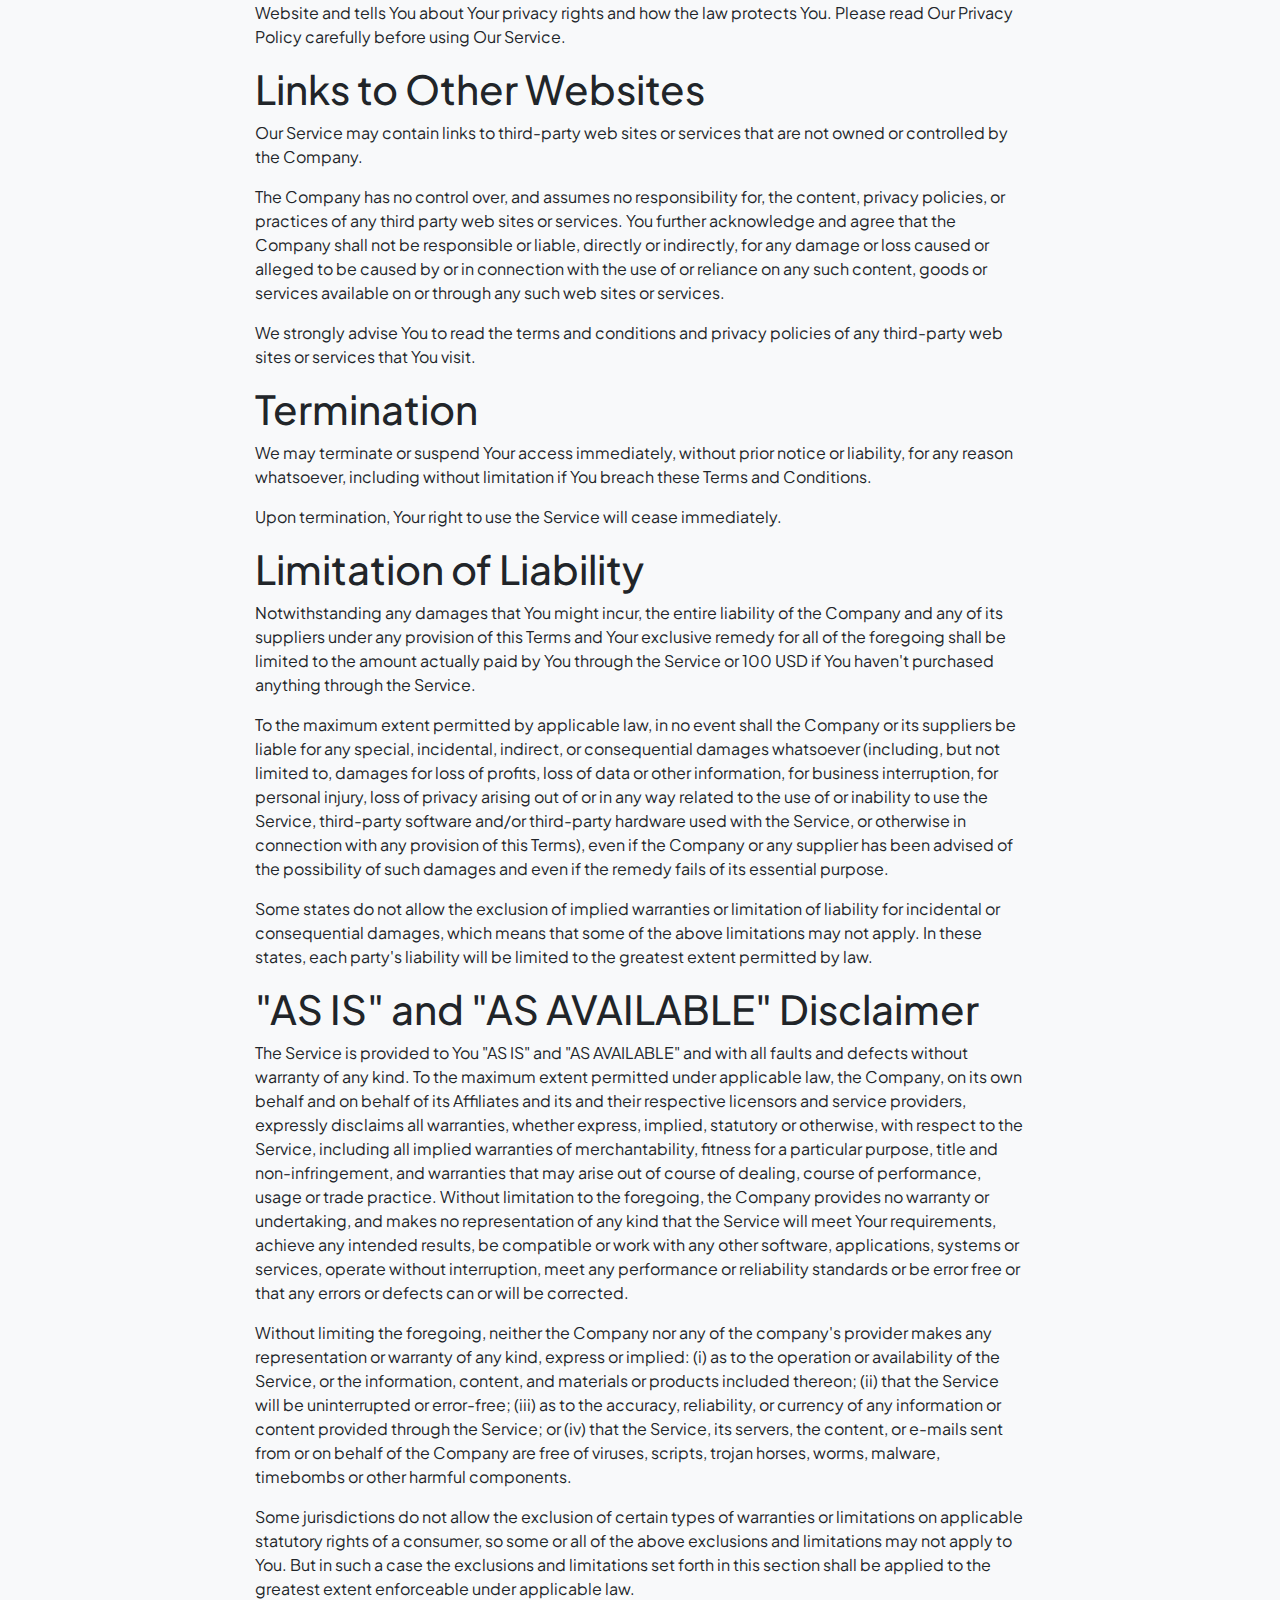
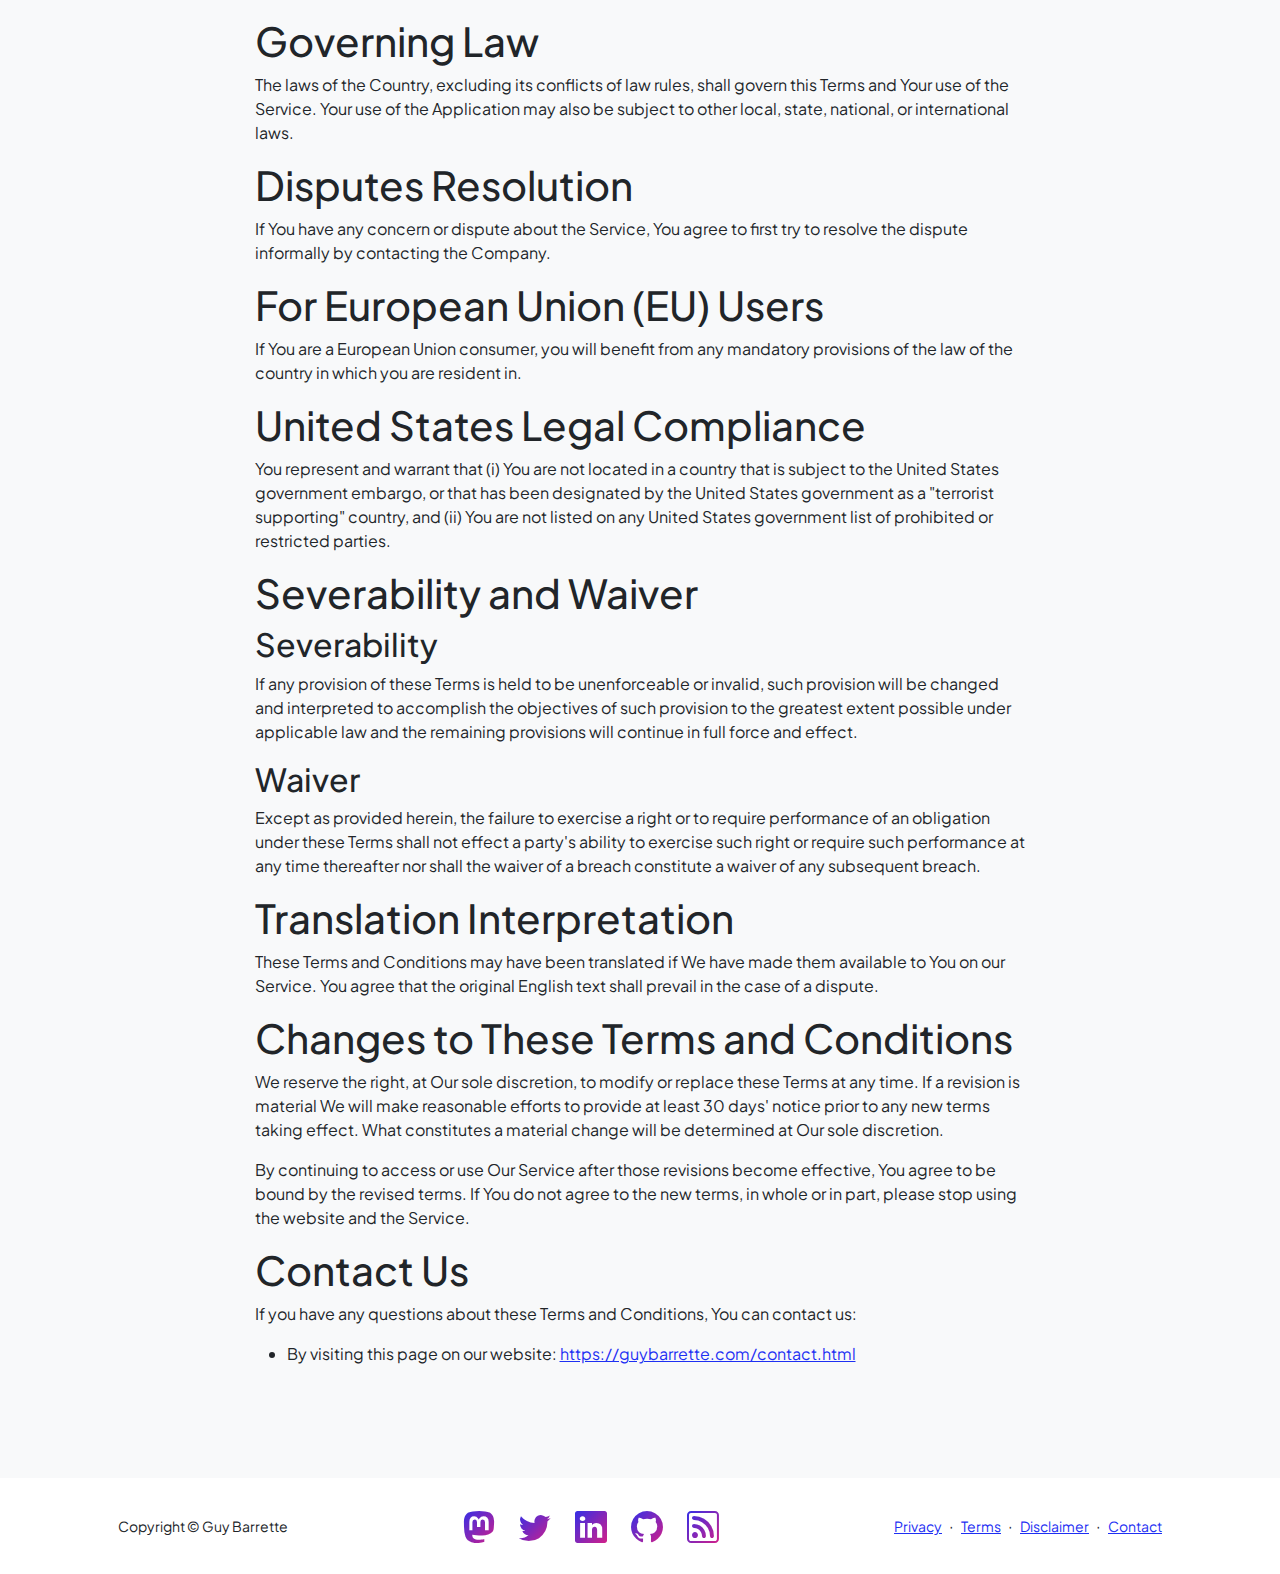
<file: terms.html>
<!DOCTYPE html>
<html lang="en">
    <head>
        <meta charset="utf-8" />
        <meta name="viewport" content="width=device-width, initial-scale=1, shrink-to-fit=no" />
        <meta name="description" content="Guy Barrette" />
        <meta name="author" content="Guy Barrette" />
        <meta name="keywords" content="kubernetes, docker, azure, aws, google cloud, VMware, Tanzu">
        <meta name="Copyright" content="Copyright ©2023, Guy Barrette" />
        <meta name="Identifier-url" content="guybarrette.com" />
        <meta property="og:title" content="Guy Barrette">
        <meta property="og:description" content="Guy Barrette">
        <meta property="og:url" content="https://www.guybarrette.com">
        <meta property="og:type" content="website" />
        <title>Guy Barrette - Presentations</title>
        <!-- Favicon-->
        <link rel="icon" type="image/x-icon" href="assets/favicon.ico" />
        <!-- Custom Google font-->
        <link rel="preconnect" href="https://fonts.googleapis.com" />
        <link rel="preconnect" href="https://fonts.gstatic.com" crossorigin />
        <link href="https://fonts.googleapis.com/css2?family=Plus+Jakarta+Sans:wght@100;200;300;400;500;600;700;800;900&amp;display=swap" rel="stylesheet" />
        <!-- Bootstrap icons-->
        <link href="https://cdn.jsdelivr.net/npm/bootstrap-icons@1.8.1/font/bootstrap-icons.css" rel="stylesheet" />
        <!-- Core theme CSS (includes Bootstrap)-->
        <link href="css/styles.css" rel="stylesheet" />
    </head>
    <body class="d-flex flex-column h-100 bg-light">
        <main class="flex-shrink-0">
            <!-- Navigation-->
            <nav class="navbar navbar-expand-lg navbar-light bg-white py-3">
                <div class="container px-5">
                    <button class="navbar-toggler" type="button" data-bs-toggle="collapse" data-bs-target="#navbarSupportedContent" aria-controls="navbarSupportedContent" aria-expanded="false" aria-label="Toggle navigation"><span class="navbar-toggler-icon"></span></button>
                    <div class="collapse navbar-collapse" id="navbarSupportedContent">
                        <ul class="navbar-nav ms-auto mb-2 mb-lg-0 small fw-bolder">
                            <li class="nav-item"><a class="nav-link" href="index.html">Home</a></li>
                            <li class="nav-item"><a class="nav-link" href="https://www.linkedin.com/today/author/guybarrette">Blog</a></li>
                            <li class="nav-item"><a class="nav-link" href="presentations.html">Presentations</a></li>
                            <li class="nav-item"><a class="nav-link" href="contact.html">Contact Me</a></li>
                        </ul>
                    </div>
                </div>
            </nav>
            <!-- Projects Section-->
            <section class="py-5">
                <div class="container px-5 mb-5">
                    <div class="text-center mb-5">
                        <h1 class="display-5 fw-bolder mb-0"><span class="text-gradient d-inline">Terms and Conditions</span></h1>
                        <div class="col-lg-6 mx-auto">
                            <p class="lead fw-normal text-muted mb-4">Last updated: September 04, 2023.</p>
        
                        </div>
                    </div>
                    <div class="row gx-5 justify-content-center">
                        <div class="col-lg-11 col-xl-9 col-xxl-8">



<p>Please read these terms and conditions carefully before using Our Service.</p>
<h1>Interpretation and Definitions</h1>
<h2>Interpretation</h2>
<p>The words of which the initial letter is capitalized have meanings defined under the following conditions. The following definitions shall have the same meaning regardless of whether they appear in singular or in plural.</p>
<h2>Definitions</h2>
<p>For the purposes of these Terms and Conditions:</p>
<ul>
<li>
<p><strong>Affiliate</strong> means an entity that controls, is controlled by or is under common control with a party, where &quot;control&quot; means ownership of 50% or more of the shares, equity interest or other securities entitled to vote for election of directors or other managing authority.</p>
</li>
<li>
<p><strong>Country</strong> refers to: Quebec,  Canada</p>
</li>
<li>
<p><strong>Company</strong> (referred to as either &quot;the Company&quot;, &quot;We&quot;, &quot;Us&quot; or &quot;Our&quot; in this Agreement) refers to Guy Barrette's Site.</p>
</li>
<li>
<p><strong>Device</strong> means any device that can access the Service such as a computer, a cellphone or a digital tablet.</p>
</li>
<li>
<p><strong>Service</strong> refers to the Website.</p>
</li>
<li>
<p><strong>Terms and Conditions</strong> (also referred as &quot;Terms&quot;) mean these Terms and Conditions that form the entire agreement between You and the Company regarding the use of the Service. This Terms and Conditions agreement has been created with the help of the <a href="https://www.freeprivacypolicy.com/free-terms-and-conditions-generator/" >Free Terms and Conditions Generator</a>.</p>
</li>
<li>
<p><strong>Third-party Social Media Service</strong> means any services or content (including data, information, products or services) provided by a third-party that may be displayed, included or made available by the Service.</p>
</li>
<li>
<p><strong>Website</strong> refers to Guy Barrette's Site, accessible from <a href="https://guybarrette.com" rel="external nofollow noopener" >https://guybarrette.com</a></p>
</li>
<li>
<p><strong>You</strong> means the individual accessing or using the Service, or the company, or other legal entity on behalf of which such individual is accessing or using the Service, as applicable.</p>
</li>
</ul>
<h1>Acknowledgment</h1>
<p>These are the Terms and Conditions governing the use of this Service and the agreement that operates between You and the Company. These Terms and Conditions set out the rights and obligations of all users regarding the use of the Service.</p>
<p>Your access to and use of the Service is conditioned on Your acceptance of and compliance with these Terms and Conditions. These Terms and Conditions apply to all visitors, users and others who access or use the Service.</p>
<p>By accessing or using the Service You agree to be bound by these Terms and Conditions. If You disagree with any part of these Terms and Conditions then You may not access the Service.</p>
<p>You represent that you are over the age of 18. The Company does not permit those under 18 to use the Service.</p>
<p>Your access to and use of the Service is also conditioned on Your acceptance of and compliance with the Privacy Policy of the Company. Our Privacy Policy describes Our policies and procedures on the collection, use and disclosure of Your personal information when You use the Application or the Website and tells You about Your privacy rights and how the law protects You. Please read Our Privacy Policy carefully before using Our Service.</p>
<h1>Links to Other Websites</h1>
<p>Our Service may contain links to third-party web sites or services that are not owned or controlled by the Company.</p>
<p>The Company has no control over, and assumes no responsibility for, the content, privacy policies, or practices of any third party web sites or services. You further acknowledge and agree that the Company shall not be responsible or liable, directly or indirectly, for any damage or loss caused or alleged to be caused by or in connection with the use of or reliance on any such content, goods or services available on or through any such web sites or services.</p>
<p>We strongly advise You to read the terms and conditions and privacy policies of any third-party web sites or services that You visit.</p>
<h1>Termination</h1>
<p>We may terminate or suspend Your access immediately, without prior notice or liability, for any reason whatsoever, including without limitation if You breach these Terms and Conditions.</p>
<p>Upon termination, Your right to use the Service will cease immediately.</p>
<h1>Limitation of Liability</h1>
<p>Notwithstanding any damages that You might incur, the entire liability of the Company and any of its suppliers under any provision of this Terms and Your exclusive remedy for all of the foregoing shall be limited to the amount actually paid by You through the Service or 100 USD if You haven't purchased anything through the Service.</p>
<p>To the maximum extent permitted by applicable law, in no event shall the Company or its suppliers be liable for any special, incidental, indirect, or consequential damages whatsoever (including, but not limited to, damages for loss of profits, loss of data or other information, for business interruption, for personal injury, loss of privacy arising out of or in any way related to the use of or inability to use the Service, third-party software and/or third-party hardware used with the Service, or otherwise in connection with any provision of this Terms), even if the Company or any supplier has been advised of the possibility of such damages and even if the remedy fails of its essential purpose.</p>
<p>Some states do not allow the exclusion of implied warranties or limitation of liability for incidental or consequential damages, which means that some of the above limitations may not apply. In these states, each party's liability will be limited to the greatest extent permitted by law.</p>
<h1>&quot;AS IS&quot; and &quot;AS AVAILABLE&quot; Disclaimer</h1>
<p>The Service is provided to You &quot;AS IS&quot; and &quot;AS AVAILABLE&quot; and with all faults and defects without warranty of any kind. To the maximum extent permitted under applicable law, the Company, on its own behalf and on behalf of its Affiliates and its and their respective licensors and service providers, expressly disclaims all warranties, whether express, implied, statutory or otherwise, with respect to the Service, including all implied warranties of merchantability, fitness for a particular purpose, title and non-infringement, and warranties that may arise out of course of dealing, course of performance, usage or trade practice. Without limitation to the foregoing, the Company provides no warranty or undertaking, and makes no representation of any kind that the Service will meet Your requirements, achieve any intended results, be compatible or work with any other software, applications, systems or services, operate without interruption, meet any performance or reliability standards or be error free or that any errors or defects can or will be corrected.</p>
<p>Without limiting the foregoing, neither the Company nor any of the company's provider makes any representation or warranty of any kind, express or implied: (i) as to the operation or availability of the Service, or the information, content, and materials or products included thereon; (ii) that the Service will be uninterrupted or error-free; (iii) as to the accuracy, reliability, or currency of any information or content provided through the Service; or (iv) that the Service, its servers, the content, or e-mails sent from or on behalf of the Company are free of viruses, scripts, trojan horses, worms, malware, timebombs or other harmful components.</p>
<p>Some jurisdictions do not allow the exclusion of certain types of warranties or limitations on applicable statutory rights of a consumer, so some or all of the above exclusions and limitations may not apply to You. But in such a case the exclusions and limitations set forth in this section shall be applied to the greatest extent enforceable under applicable law.</p>
<h1>Governing Law</h1>
<p>The laws of the Country, excluding its conflicts of law rules, shall govern this Terms and Your use of the Service. Your use of the Application may also be subject to other local, state, national, or international laws.</p>
<h1>Disputes Resolution</h1>
<p>If You have any concern or dispute about the Service, You agree to first try to resolve the dispute informally by contacting the Company.</p>
<h1>For European Union (EU) Users</h1>
<p>If You are a European Union consumer, you will benefit from any mandatory provisions of the law of the country in which you are resident in.</p>
<h1>United States Legal Compliance</h1>
<p>You represent and warrant that (i) You are not located in a country that is subject to the United States government embargo, or that has been designated by the United States government as a &quot;terrorist supporting&quot; country, and (ii) You are not listed on any United States government list of prohibited or restricted parties.</p>
<h1>Severability and Waiver</h1>
<h2>Severability</h2>
<p>If any provision of these Terms is held to be unenforceable or invalid, such provision will be changed and interpreted to accomplish the objectives of such provision to the greatest extent possible under applicable law and the remaining provisions will continue in full force and effect.</p>
<h2>Waiver</h2>
<p>Except as provided herein, the failure to exercise a right or to require performance of an obligation under these Terms shall not effect a party's ability to exercise such right or require such performance at any time thereafter nor shall the waiver of a breach constitute a waiver of any subsequent breach.</p>
<h1>Translation Interpretation</h1>
<p>These Terms and Conditions may have been translated if We have made them available to You on our Service.
You agree that the original English text shall prevail in the case of a dispute.</p>
<h1>Changes to These Terms and Conditions</h1>
<p>We reserve the right, at Our sole discretion, to modify or replace these Terms at any time. If a revision is material We will make reasonable efforts to provide at least 30 days' notice prior to any new terms taking effect. What constitutes a material change will be determined at Our sole discretion.</p>
<p>By continuing to access or use Our Service after those revisions become effective, You agree to be bound by the revised terms. If You do not agree to the new terms, in whole or in part, please stop using the website and the Service.</p>
<h1>Contact Us</h1>
<p>If you have any questions about these Terms and Conditions, You can contact us:</p>
<ul>
<li>By visiting this page on our website: <a href="https://guybarrette.com/contact.html" rel="external nofollow noopener" >https://guybarrette.com/contact.html</a></li>
</ul>



</div>
</div>
</div>
</section>
</main>
<!-- Footer-->
<footer class="bg-white py-4 mt-auto">
<div class="container px-5">
<div class="row align-items-center justify-content-between flex-column flex-sm-row">
<div class="col-auto"><div class="small m-0">Copyright &copy; Guy Barrette</div></div>
<div class="col-auto">
    <div class="d-flex justify-content-center fs-2 gap-4"> 
    <a class="text-gradient" href="https://techhub.social/@guybarrette"><i class="bi bi-mastodon"></i></a>
    <a class="text-gradient" href="https://twitter.com/guybarrette"><i class="bi bi-twitter"></i></a>
    <a class="text-gradient" href="https://www.linkedin.com/in/guybarrette"><i class="bi bi-linkedin"></i></a>
    <a class="text-gradient" href="https://github.com/guybarrette"><i class="bi bi-github"></i></a>
    <a class="text-gradient" href="https://www.linkedin.com/today/author/guybarrette"><i class="bi bi-rss"></i></a>
    </div>
</div>
<div class="col-auto">
    <a class="small" href="privacy.html" >Privacy</a>
    <span class="mx-1">&middot;</span>
    <a class="small" href="terms.html" >Terms</a>
    <span class="mx-1">&middot;</span>
    <a class="small" href="disclaimer.html" >Disclaimer</a>
    <span class="mx-1">&middot;</span>
    <a class="small" href="contact.html">Contact</a>
</div>
</div>
</div>
</footer>
<!-- Bootstrap core JS-->
<script src="https://cdn.jsdelivr.net/npm/bootstrap@5.2.3/dist/js/bootstrap.bundle.min.js"></script>
<!-- Core theme JS-->
<script src="js/scripts.js"></script>
</body>
</html>
</file>
